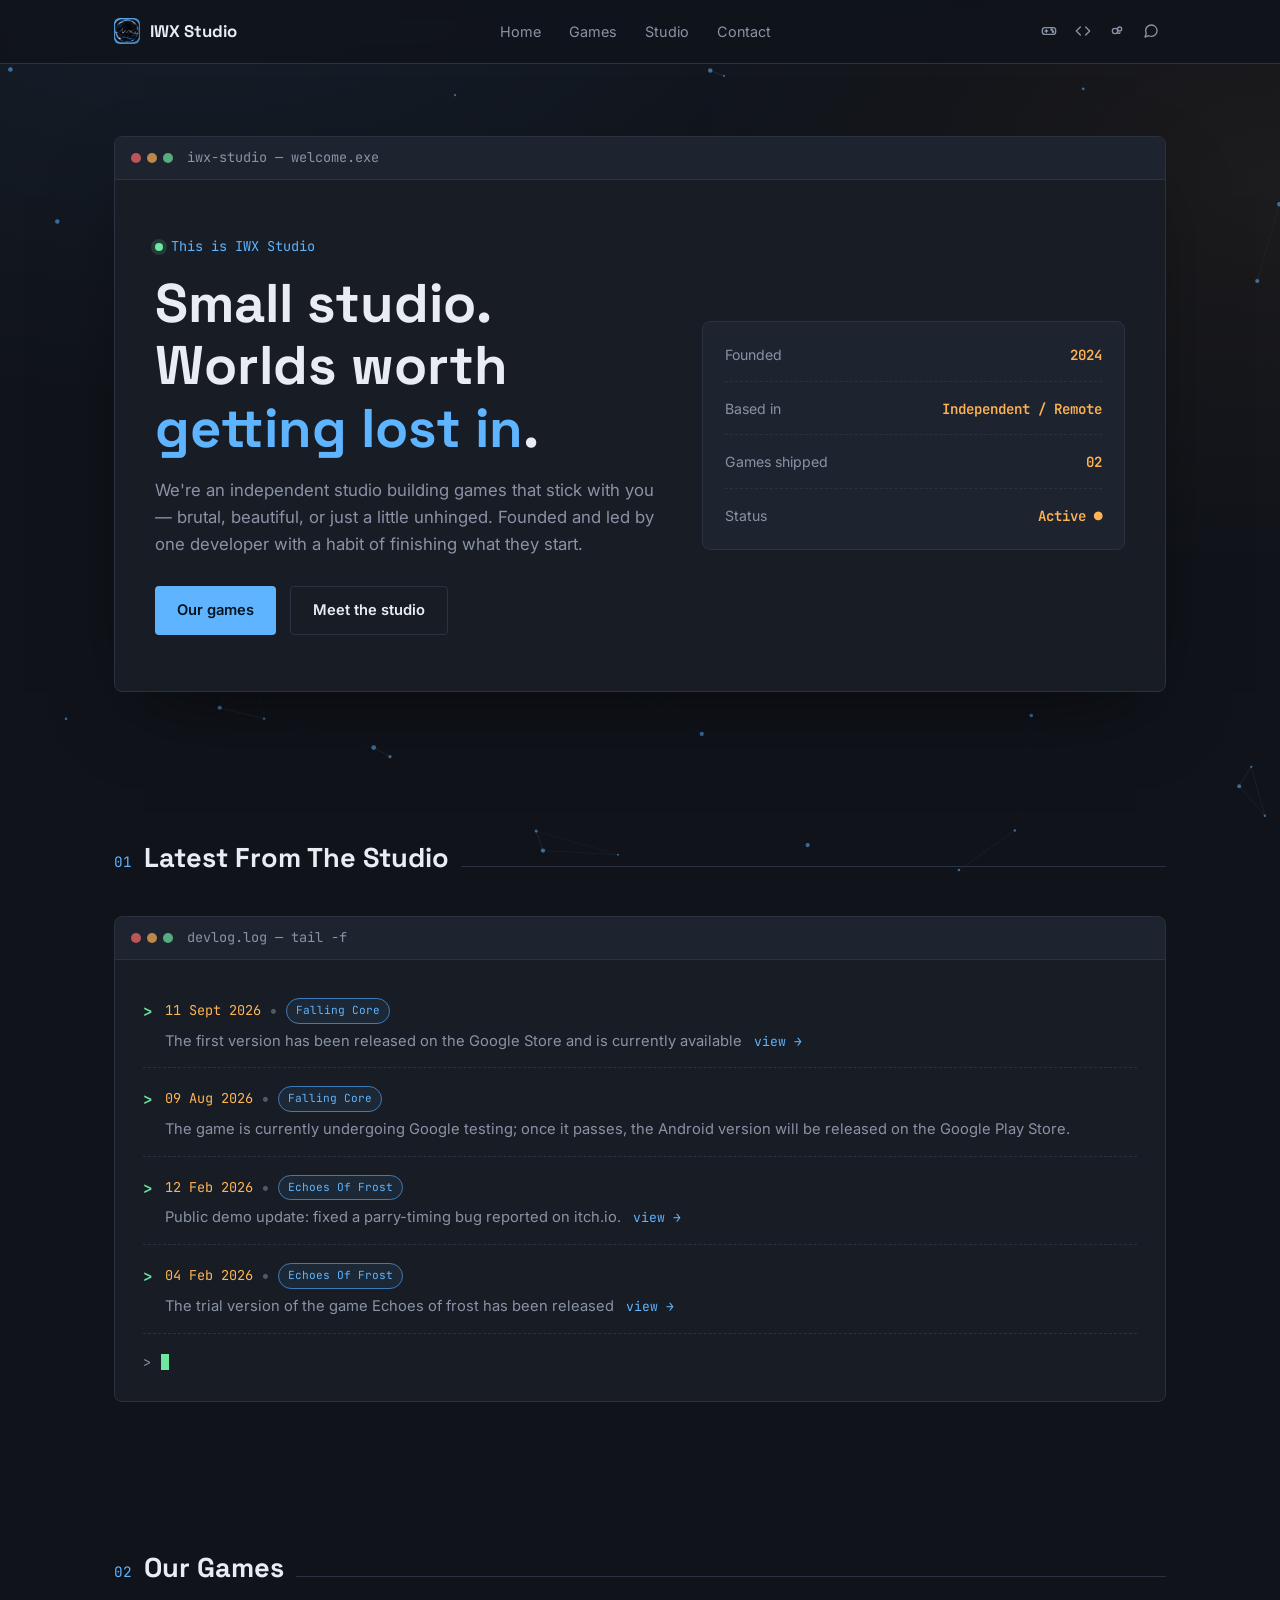
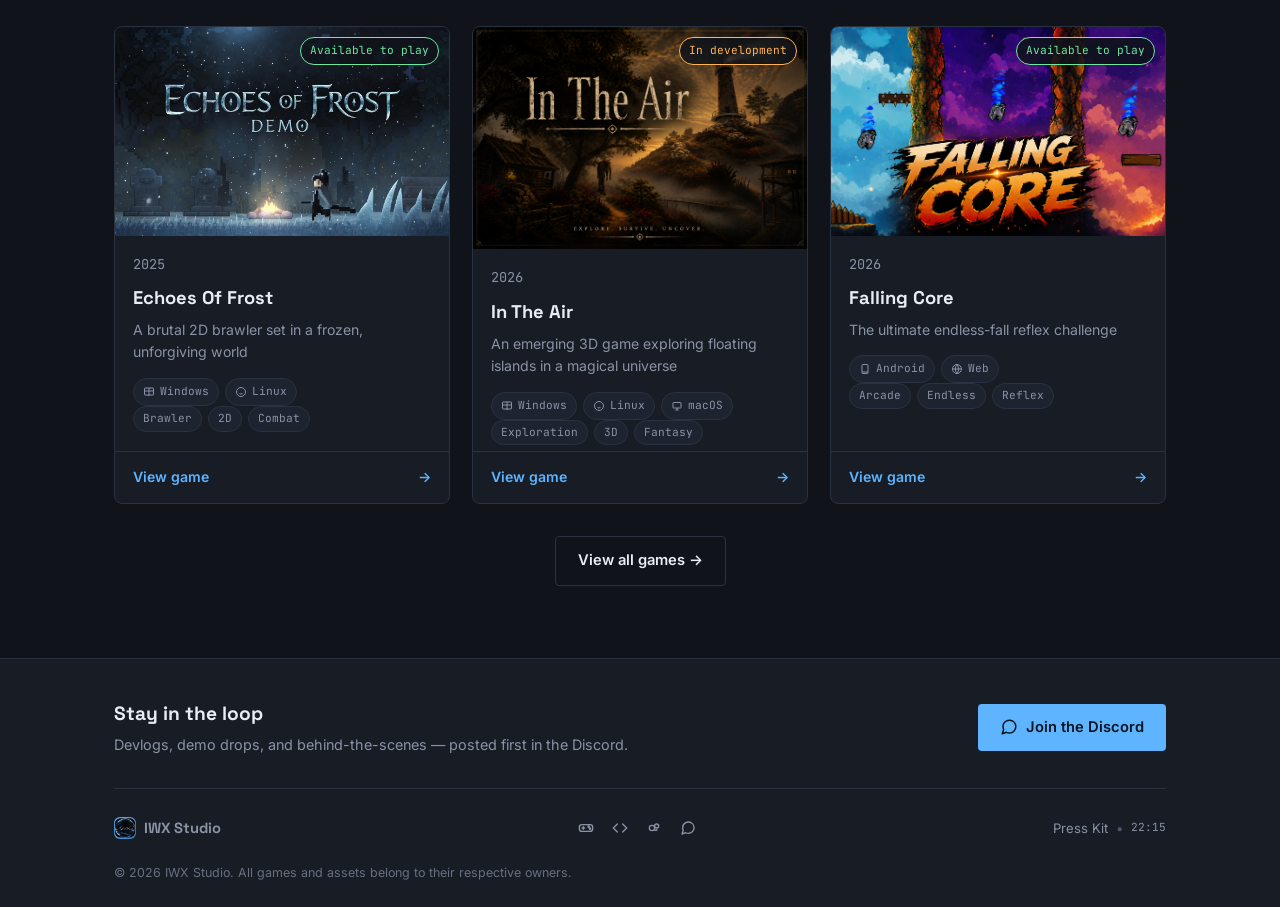
<file: index.html>
<!DOCTYPE html>
<html lang="en" dir="ltr">
<head>
  <meta charset="UTF-8" />
  <meta name="viewport" content="width=device-width, initial-scale=1.0" />
  <title>IWX Studio — Independent Game Developer</title>
  <meta name="description" content="IWX Studio is an independent game development studio crafting brutal, beautiful and unforgettable worlds." />
  
  <meta property="og:type" content="website" />
  <meta property="og:title" content="IWX Studio — Independent Game Developer" />
  <meta property="og:description" content="IWX Studio is an independent game development studio crafting brutal, beautiful and unforgettable worlds." />
  <meta property="og:image" content="assets/iwx_icon.png" />
  <meta name="twitter:card" content="summary_large_image" />
  
  <link rel="icon" type="image/png" href="assets/iwx_icon.png" />
  
  <link rel="preconnect" href="https://fonts.googleapis.com" />
  <link rel="preconnect" href="https://fonts.gstatic.com" crossorigin />
  <link
  href="https://fonts.googleapis.com/css2?family=Space+Grotesk:wght@500;700&family=Inter:wght@400;500;600&family=JetBrains+Mono:wght@400;500;600&display=swap"
  rel="stylesheet"
  />
  
  <meta name="google-site-verification" content="lUH1DRwbsWf7qNFoLvOZnGuvm-r9W8Qw8FRhWGN3fWk" />
  <link rel="stylesheet" href="css/style.css" />
</head>
<body>

  <canvas id="bg-canvas" aria-hidden="true"></canvas>

  <header class="site-header">
    <div class="container">
      <a href="index.html" class="brand" aria-label="IWX Studio — Home">
        <img src="assets/iwx_icon.png" alt="IWX Studio" class="brand__icon" />
        <span>IWX Studio</span>
      </a>

      <nav class="nav-links" id="nav-links">
        <a href="index.html" class="nav-link is-active">Home</a>
        <a href="games.html" class="nav-link">Games</a>
        <a href="studio.html" class="nav-link">Studio</a>
        <a href="contact.html" class="nav-link">Contact</a>
        <div class="nav-links__socials"><a href="https://iwx-10.itch.io/" target="_blank" rel="noopener noreferrer" class="social-icon social-icon--labeled"><svg viewBox="0 0 24 24" fill="none" stroke="currentColor" stroke-width="2" stroke-linecap="round" stroke-linejoin="round" aria-hidden="true"><rect x="2" y="7" width="20" height="10" rx="4"/><line x1="6" y1="12" x2="10" y2="12"/><line x1="8" y1="10" x2="8" y2="14"/><circle cx="16" cy="10" r="1"/><circle cx="18" cy="13" r="1"/></svg><span>itch.io</span></a><a href="https://github.com/IWXdev" target="_blank" rel="noopener noreferrer" class="social-icon social-icon--labeled"><svg viewBox="0 0 24 24" fill="none" stroke="currentColor" stroke-width="2" stroke-linecap="round" stroke-linejoin="round" aria-hidden="true"><polyline points="16 18 22 12 16 6"/><polyline points="8 6 2 12 8 18"/></svg><span>GitHub</span></a><a href="https://www.reddit.com/user/IWX_10/" target="_blank" rel="noopener noreferrer" class="social-icon social-icon--labeled"><svg viewBox="0 0 24 24" fill="none" stroke="currentColor" stroke-width="2" stroke-linecap="round" stroke-linejoin="round" aria-hidden="true"><circle cx="9" cy="12" r="4"/><circle cx="16" cy="9" r="3"/><path d="M12.5 14.5c1 1 3 1 4 0"/></svg><span>Reddit</span></a><a href="https://discord.gg/ThWcgst4D" target="_blank" rel="noopener noreferrer" class="social-icon social-icon--labeled"><svg viewBox="0 0 24 24" fill="none" stroke="currentColor" stroke-width="2" stroke-linecap="round" stroke-linejoin="round" aria-hidden="true"><path d="M21 11.5a8.38 8.38 0 0 1-.9 3.8 8.5 8.5 0 0 1-7.6 4.7 8.38 8.38 0 0 1-3.8-.9L3 21l1.9-5.7a8.38 8.38 0 0 1-.9-3.8 8.5 8.5 0 0 1 4.7-7.6 8.38 8.38 0 0 1 3.8-.9h.5a8.48 8.48 0 0 1 8 8v.5z"/></svg><span>Discord</span></a></div>
      </nav>

      <div class="header-right">
        <div class="social-icons"><a href="https://iwx-10.itch.io/" target="_blank" rel="noopener noreferrer" class="social-icon" aria-label="itch.io" title="itch.io"><svg viewBox="0 0 24 24" fill="none" stroke="currentColor" stroke-width="2" stroke-linecap="round" stroke-linejoin="round" aria-hidden="true"><rect x="2" y="7" width="20" height="10" rx="4"/><line x1="6" y1="12" x2="10" y2="12"/><line x1="8" y1="10" x2="8" y2="14"/><circle cx="16" cy="10" r="1"/><circle cx="18" cy="13" r="1"/></svg></a><a href="https://github.com/IWXdev" target="_blank" rel="noopener noreferrer" class="social-icon" aria-label="GitHub" title="GitHub"><svg viewBox="0 0 24 24" fill="none" stroke="currentColor" stroke-width="2" stroke-linecap="round" stroke-linejoin="round" aria-hidden="true"><polyline points="16 18 22 12 16 6"/><polyline points="8 6 2 12 8 18"/></svg></a><a href="https://www.reddit.com/user/IWX_10/" target="_blank" rel="noopener noreferrer" class="social-icon" aria-label="Reddit" title="Reddit"><svg viewBox="0 0 24 24" fill="none" stroke="currentColor" stroke-width="2" stroke-linecap="round" stroke-linejoin="round" aria-hidden="true"><circle cx="9" cy="12" r="4"/><circle cx="16" cy="9" r="3"/><path d="M12.5 14.5c1 1 3 1 4 0"/></svg></a><a href="https://discord.gg/ThWcgst4D" target="_blank" rel="noopener noreferrer" class="social-icon" aria-label="Discord" title="Discord"><svg viewBox="0 0 24 24" fill="none" stroke="currentColor" stroke-width="2" stroke-linecap="round" stroke-linejoin="round" aria-hidden="true"><path d="M21 11.5a8.38 8.38 0 0 1-.9 3.8 8.5 8.5 0 0 1-7.6 4.7 8.38 8.38 0 0 1-3.8-.9L3 21l1.9-5.7a8.38 8.38 0 0 1-.9-3.8 8.5 8.5 0 0 1 4.7-7.6 8.38 8.38 0 0 1 3.8-.9h.5a8.48 8.48 0 0 1 8 8v.5z"/></svg></a></div>
        <button class="nav-toggle" id="nav-toggle" aria-label="Toggle menu" aria-expanded="false">
          <svg viewBox="0 0 24 24" fill="none" stroke="currentColor" stroke-width="2" stroke-linecap="round" stroke-linejoin="round" aria-hidden="true"><line x1="3" y1="6" x2="21" y2="6"/><line x1="3" y1="12" x2="21" y2="12"/><line x1="3" y1="18" x2="21" y2="18"/></svg>
        </button>
      </div>
    </div>
  </header>

  <main>

    <section class="hero">
      <div class="container">
        <div class="editor-window">
          <div class="editor-titlebar">
            <div class="dots"><span></span><span></span><span></span></div>
            <span class="mono editor-titlebar__label">iwx-studio — welcome.exe</span>
          </div>
          <div class="hero-body">
            <div>
              <div class="hero-eyebrow">This is IWX Studio</div>
              <h1>Small studio.<br />Worlds worth <span class="accent">getting lost in</span>.</h1>
              <p class="lead">
                We're an independent studio building games that stick with you —
                brutal, beautiful, or just a little unhinged. Founded and led by one
                developer with a habit of finishing what they start.
              </p>
              <div class="hero-actions">
                <a href="games.html" class="btn btn--primary">Our games</a>
                <a href="studio.html" class="btn btn--ghost">Meet the studio</a>
              </div>
            </div>
            <div class="stat-panel">
              <div class="stat-row">
                <span class="stat-row__label">Founded</span>
                <span class="stat-row__value">2024</span>
              </div>
              <div class="stat-row">
                <span class="stat-row__label">Based in</span>
                <span class="stat-row__value">Independent / Remote</span>
              </div>
              <div class="stat-row">
                <span class="stat-row__label">Games shipped</span>
                <span class="stat-row__value">02</span>
              </div>
              <div class="stat-row">
                <span class="stat-row__label">Status</span>
                <span class="stat-row__value">Active ●</span>
              </div>
            </div>
          </div>
        </div>
      </div>
    </section>

    <section id="updates">
      <div class="container">
        <div class="section-head">
          <span class="section-head__index mono">01</span>
          <h2>Latest From The Studio</h2>
          <span class="section-head__line"></span>
        </div>

        <div class="terminal-window">
          <div class="editor-titlebar">
            <div class="dots"><span></span><span></span><span></span></div>
            <span class="mono editor-titlebar__label">devlog.log — tail -f</span>
          </div>
          <div class="terminal-body" id="devlog-feed"></div>
        </div>
      </div>
    </section>

    <section id="games">
      <div class="container">
        <div class="section-head">
          <span class="section-head__index mono">02</span>
          <h2>Our Games</h2>
          <span class="section-head__line"></span>
        </div>

        <div class="projects-grid" id="games-grid"></div>

        <div class="section-cta">
          <a href="games.html" class="btn btn--ghost">View all games →</a>
        </div>
      </div>
    </section>

  </main>

  <footer class="site-footer">
    <div class="container">
      <div class="footer-cta">
        <div>
          <h3>Stay in the loop</h3>
          <p>Devlogs, demo drops, and behind-the-scenes — posted first in the Discord.</p>
        </div>
        <a href="https://discord.gg/ThWcgst4D" target="_blank" rel="noopener noreferrer" class="btn btn--primary">
          <svg viewBox="0 0 24 24" fill="none" stroke="currentColor" stroke-width="2" stroke-linecap="round" stroke-linejoin="round" aria-hidden="true"><path d="M21 11.5a8.38 8.38 0 0 1-.9 3.8 8.5 8.5 0 0 1-7.6 4.7 8.38 8.38 0 0 1-3.8-.9L3 21l1.9-5.7a8.38 8.38 0 0 1-.9-3.8 8.5 8.5 0 0 1 4.7-7.6 8.38 8.38 0 0 1 3.8-.9h.5a8.48 8.48 0 0 1 8 8v.5z"/></svg>
          Join the Discord
        </a>
      </div>

      <div class="footer-bottom">
        <div class="footer-bottom__brand">
          <img src="assets/iwx_icon.png" alt="IWX Studio" class="brand__icon brand__icon--sm" />
          <span>IWX Studio</span>
        </div>
        <div class="social-icons"><a href="https://iwx-10.itch.io/" target="_blank" rel="noopener noreferrer" class="social-icon" aria-label="itch.io" title="itch.io"><svg viewBox="0 0 24 24" fill="none" stroke="currentColor" stroke-width="2" stroke-linecap="round" stroke-linejoin="round" aria-hidden="true"><rect x="2" y="7" width="20" height="10" rx="4"/><line x1="6" y1="12" x2="10" y2="12"/><line x1="8" y1="10" x2="8" y2="14"/><circle cx="16" cy="10" r="1"/><circle cx="18" cy="13" r="1"/></svg></a><a href="https://github.com/IWXdev" target="_blank" rel="noopener noreferrer" class="social-icon" aria-label="GitHub" title="GitHub"><svg viewBox="0 0 24 24" fill="none" stroke="currentColor" stroke-width="2" stroke-linecap="round" stroke-linejoin="round" aria-hidden="true"><polyline points="16 18 22 12 16 6"/><polyline points="8 6 2 12 8 18"/></svg></a><a href="https://www.reddit.com/user/IWX_10/" target="_blank" rel="noopener noreferrer" class="social-icon" aria-label="Reddit" title="Reddit"><svg viewBox="0 0 24 24" fill="none" stroke="currentColor" stroke-width="2" stroke-linecap="round" stroke-linejoin="round" aria-hidden="true"><circle cx="9" cy="12" r="4"/><circle cx="16" cy="9" r="3"/><path d="M12.5 14.5c1 1 3 1 4 0"/></svg></a><a href="https://discord.gg/ThWcgst4D" target="_blank" rel="noopener noreferrer" class="social-icon" aria-label="Discord" title="Discord"><svg viewBox="0 0 24 24" fill="none" stroke="currentColor" stroke-width="2" stroke-linecap="round" stroke-linejoin="round" aria-hidden="true"><path d="M21 11.5a8.38 8.38 0 0 1-.9 3.8 8.5 8.5 0 0 1-7.6 4.7 8.38 8.38 0 0 1-3.8-.9L3 21l1.9-5.7a8.38 8.38 0 0 1-.9-3.8 8.5 8.5 0 0 1 4.7-7.6 8.38 8.38 0 0 1 3.8-.9h.5a8.48 8.48 0 0 1 8 8v.5z"/></svg></a></div>
        <div class="footer-links">
          <a href="press-kit.html">Press Kit</a>
          <span class="dot">•</span>
          <span class="mono" id="status-clock"></span>
        </div>
      </div>
      <p class="footer-copyright">© 2026 IWX Studio. All games and assets belong to their respective owners.</p>
    </div>
  </footer>

  <script src="js/background.js"></script>
  <script src="js/site.js"></script>
  <script src="js/projects.js"></script>
  <script src="js/platform-icons.js"></script>
  <script src="js/devlogs.js"></script>
  <script src="js/main.js"></script>
</body>
</html>
</file>
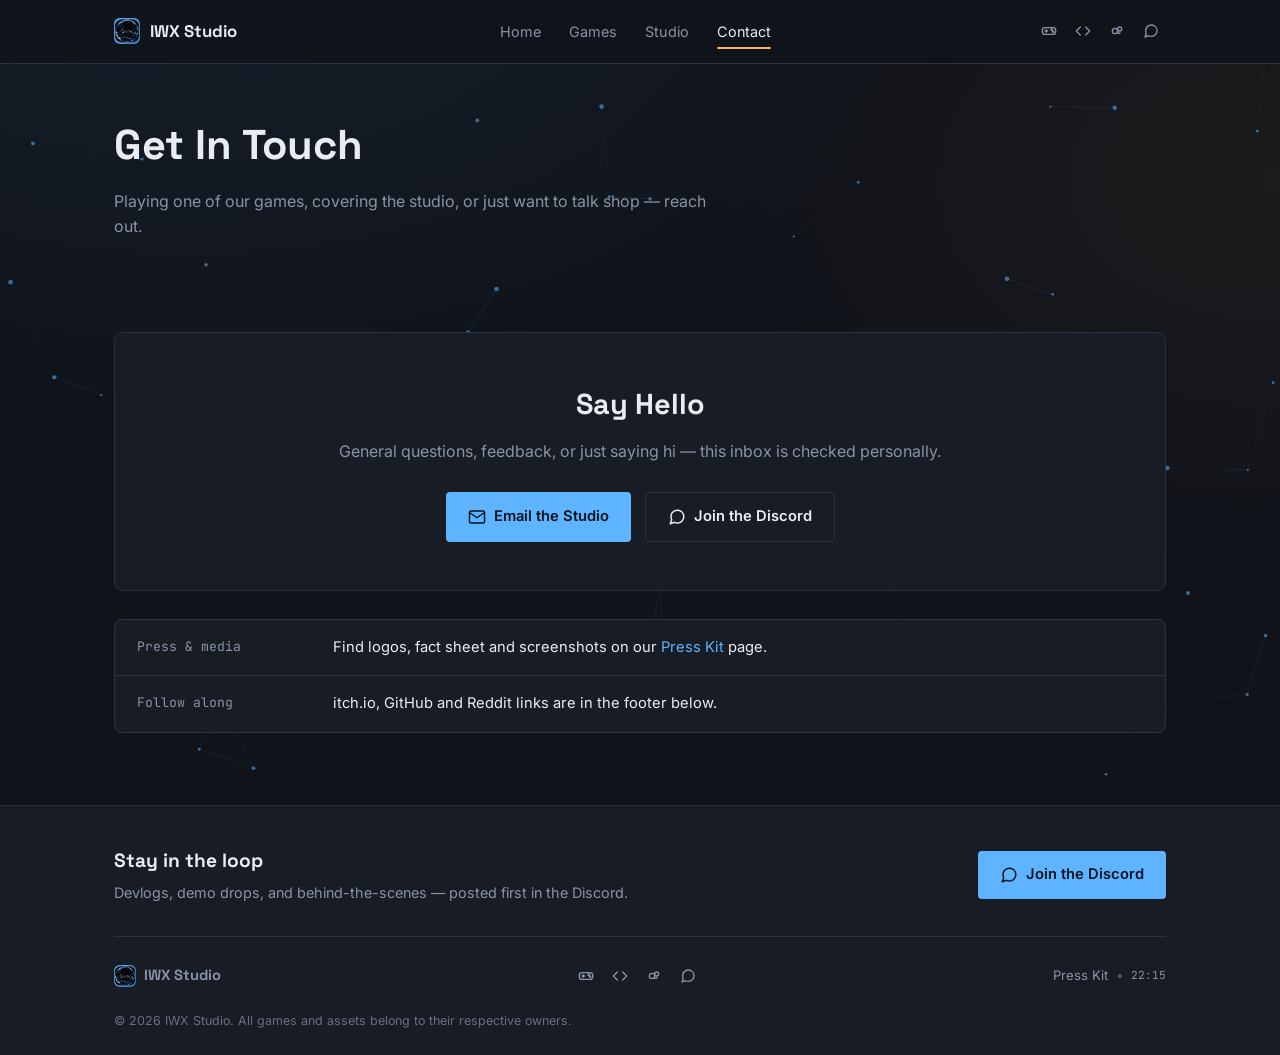
<file: contact.html>
<!DOCTYPE html>
<html lang="en" dir="ltr">
<head>
  <meta charset="UTF-8" />
  <meta name="viewport" content="width=device-width, initial-scale=1.0" />
  <title>Contact — IWX Studio</title>
  <meta name="description" content="Get in touch with IWX Studio — general inquiries, press contact, and community links." />

  <meta property="og:type" content="website" />
  <meta property="og:title" content="Contact — IWX Studio" />
  <meta property="og:description" content="Get in touch with IWX Studio — general inquiries, press contact, and community links." />
  <meta property="og:image" content="assets/iwx_icon.png" />
  <meta name="twitter:card" content="summary_large_image" />

  <link rel="icon" type="image/png" href="assets/iwx_icon.png" />

  <link rel="preconnect" href="https://fonts.googleapis.com" />
  <link rel="preconnect" href="https://fonts.gstatic.com" crossorigin />
  <link
    href="https://fonts.googleapis.com/css2?family=Space+Grotesk:wght@500;700&family=Inter:wght@400;500;600&family=JetBrains+Mono:wght@400;500;600&display=swap"
    rel="stylesheet"
  />

  <link rel="stylesheet" href="css/style.css" />
</head>
<body>

  <canvas id="bg-canvas" aria-hidden="true"></canvas>

  <header class="site-header">
    <div class="container">
      <a href="index.html" class="brand" aria-label="IWX Studio — Home">
        <img src="assets/iwx_icon.png" alt="IWX Studio" class="brand__icon" />
        <span>IWX Studio</span>
      </a>

      <nav class="nav-links" id="nav-links">
        <a href="index.html" class="nav-link">Home</a>
        <a href="games.html" class="nav-link">Games</a>
        <a href="studio.html" class="nav-link">Studio</a>
        <a href="contact.html" class="nav-link is-active">Contact</a>
        <div class="nav-links__socials"><a href="https://iwx-10.itch.io/" target="_blank" rel="noopener noreferrer" class="social-icon social-icon--labeled"><svg viewBox="0 0 24 24" fill="none" stroke="currentColor" stroke-width="2" stroke-linecap="round" stroke-linejoin="round" aria-hidden="true"><rect x="2" y="7" width="20" height="10" rx="4"/><line x1="6" y1="12" x2="10" y2="12"/><line x1="8" y1="10" x2="8" y2="14"/><circle cx="16" cy="10" r="1"/><circle cx="18" cy="13" r="1"/></svg><span>itch.io</span></a><a href="https://github.com/IWXdev" target="_blank" rel="noopener noreferrer" class="social-icon social-icon--labeled"><svg viewBox="0 0 24 24" fill="none" stroke="currentColor" stroke-width="2" stroke-linecap="round" stroke-linejoin="round" aria-hidden="true"><polyline points="16 18 22 12 16 6"/><polyline points="8 6 2 12 8 18"/></svg><span>GitHub</span></a><a href="https://www.reddit.com/user/IWX_10/" target="_blank" rel="noopener noreferrer" class="social-icon social-icon--labeled"><svg viewBox="0 0 24 24" fill="none" stroke="currentColor" stroke-width="2" stroke-linecap="round" stroke-linejoin="round" aria-hidden="true"><circle cx="9" cy="12" r="4"/><circle cx="16" cy="9" r="3"/><path d="M12.5 14.5c1 1 3 1 4 0"/></svg><span>Reddit</span></a><a href="https://discord.gg/ThWcgst4D" target="_blank" rel="noopener noreferrer" class="social-icon social-icon--labeled"><svg viewBox="0 0 24 24" fill="none" stroke="currentColor" stroke-width="2" stroke-linecap="round" stroke-linejoin="round" aria-hidden="true"><path d="M21 11.5a8.38 8.38 0 0 1-.9 3.8 8.5 8.5 0 0 1-7.6 4.7 8.38 8.38 0 0 1-3.8-.9L3 21l1.9-5.7a8.38 8.38 0 0 1-.9-3.8 8.5 8.5 0 0 1 4.7-7.6 8.38 8.38 0 0 1 3.8-.9h.5a8.48 8.48 0 0 1 8 8v.5z"/></svg><span>Discord</span></a></div>
      </nav>

      <div class="header-right">
        <div class="social-icons"><a href="https://iwx-10.itch.io/" target="_blank" rel="noopener noreferrer" class="social-icon" aria-label="itch.io" title="itch.io"><svg viewBox="0 0 24 24" fill="none" stroke="currentColor" stroke-width="2" stroke-linecap="round" stroke-linejoin="round" aria-hidden="true"><rect x="2" y="7" width="20" height="10" rx="4"/><line x1="6" y1="12" x2="10" y2="12"/><line x1="8" y1="10" x2="8" y2="14"/><circle cx="16" cy="10" r="1"/><circle cx="18" cy="13" r="1"/></svg></a><a href="https://github.com/IWXdev" target="_blank" rel="noopener noreferrer" class="social-icon" aria-label="GitHub" title="GitHub"><svg viewBox="0 0 24 24" fill="none" stroke="currentColor" stroke-width="2" stroke-linecap="round" stroke-linejoin="round" aria-hidden="true"><polyline points="16 18 22 12 16 6"/><polyline points="8 6 2 12 8 18"/></svg></a><a href="https://www.reddit.com/user/IWX_10/" target="_blank" rel="noopener noreferrer" class="social-icon" aria-label="Reddit" title="Reddit"><svg viewBox="0 0 24 24" fill="none" stroke="currentColor" stroke-width="2" stroke-linecap="round" stroke-linejoin="round" aria-hidden="true"><circle cx="9" cy="12" r="4"/><circle cx="16" cy="9" r="3"/><path d="M12.5 14.5c1 1 3 1 4 0"/></svg></a><a href="https://discord.gg/ThWcgst4D" target="_blank" rel="noopener noreferrer" class="social-icon" aria-label="Discord" title="Discord"><svg viewBox="0 0 24 24" fill="none" stroke="currentColor" stroke-width="2" stroke-linecap="round" stroke-linejoin="round" aria-hidden="true"><path d="M21 11.5a8.38 8.38 0 0 1-.9 3.8 8.5 8.5 0 0 1-7.6 4.7 8.38 8.38 0 0 1-3.8-.9L3 21l1.9-5.7a8.38 8.38 0 0 1-.9-3.8 8.5 8.5 0 0 1 4.7-7.6 8.38 8.38 0 0 1 3.8-.9h.5a8.48 8.48 0 0 1 8 8v.5z"/></svg></a></div>
        <button class="nav-toggle" id="nav-toggle" aria-label="Toggle menu" aria-expanded="false">
          <svg viewBox="0 0 24 24" fill="none" stroke="currentColor" stroke-width="2" stroke-linecap="round" stroke-linejoin="round" aria-hidden="true"><line x1="3" y1="6" x2="21" y2="6"/><line x1="3" y1="12" x2="21" y2="12"/><line x1="3" y1="18" x2="21" y2="18"/></svg>
        </button>
      </div>
    </div>
  </header>

  <main>

    <section class="page-hero">
      <div class="container">
        <h1>Get In Touch</h1>
        <p class="lead">Playing one of our games, covering the studio, or just want to talk shop — reach out.</p>
      </div>
    </section>

    <section>
      <div class="container">
        <div class="contact-panel">
          <h2>Say Hello</h2>
          <p>General questions, feedback, or just saying hi — this inbox is checked personally.</p>
          <div class="contact-links">
            <a href="mailto:iwxsupport@gmail.com" class="btn btn--primary">
              <svg viewBox="0 0 24 24" fill="none" stroke="currentColor" stroke-width="2" stroke-linecap="round" stroke-linejoin="round" aria-hidden="true"><rect x="2" y="4" width="20" height="16" rx="2"/><path d="M22 6l-10 7L2 6"/></svg>
              Email the Studio
            </a>
            <a href="https://discord.gg/ThWcgst4D" target="_blank" rel="noopener noreferrer" class="btn btn--ghost">
              <svg viewBox="0 0 24 24" fill="none" stroke="currentColor" stroke-width="2" stroke-linecap="round" stroke-linejoin="round" aria-hidden="true"><path d="M21 11.5a8.38 8.38 0 0 1-.9 3.8 8.5 8.5 0 0 1-7.6 4.7 8.38 8.38 0 0 1-3.8-.9L3 21l1.9-5.7a8.38 8.38 0 0 1-.9-3.8 8.5 8.5 0 0 1 4.7-7.6 8.38 8.38 0 0 1 3.8-.9h.5a8.48 8.48 0 0 1 8 8v.5z"/></svg>
              Join the Discord
            </a>
          </div>
        </div>

        <div class="fact-sheet" style="margin-top:28px">
          <div class="fact-row">
            <span class="fact-row__label">Press &amp; media</span>
            <span class="fact-row__value">Find logos, fact sheet and screenshots on our <a href="press-kit.html" style="color:var(--blue)">Press Kit</a> page.</span>
          </div>
          <div class="fact-row">
            <span class="fact-row__label">Follow along</span>
            <span class="fact-row__value">itch.io, GitHub and Reddit links are in the footer below.</span>
          </div>
        </div>
      </div>
    </section>

  </main>

  <footer class="site-footer">
    <div class="container">
      <div class="footer-cta">
        <div>
          <h3>Stay in the loop</h3>
          <p>Devlogs, demo drops, and behind-the-scenes — posted first in the Discord.</p>
        </div>
        <a href="https://discord.gg/ThWcgst4D" target="_blank" rel="noopener noreferrer" class="btn btn--primary">
          <svg viewBox="0 0 24 24" fill="none" stroke="currentColor" stroke-width="2" stroke-linecap="round" stroke-linejoin="round" aria-hidden="true"><path d="M21 11.5a8.38 8.38 0 0 1-.9 3.8 8.5 8.5 0 0 1-7.6 4.7 8.38 8.38 0 0 1-3.8-.9L3 21l1.9-5.7a8.38 8.38 0 0 1-.9-3.8 8.5 8.5 0 0 1 4.7-7.6 8.38 8.38 0 0 1 3.8-.9h.5a8.48 8.48 0 0 1 8 8v.5z"/></svg>
          Join the Discord
        </a>
      </div>

      <div class="footer-bottom">
        <div class="footer-bottom__brand">
          <img src="assets/iwx_icon.png" alt="IWX Studio" class="brand__icon brand__icon--sm" />
          <span>IWX Studio</span>
        </div>
        <div class="social-icons"><a href="https://iwx-10.itch.io/" target="_blank" rel="noopener noreferrer" class="social-icon" aria-label="itch.io" title="itch.io"><svg viewBox="0 0 24 24" fill="none" stroke="currentColor" stroke-width="2" stroke-linecap="round" stroke-linejoin="round" aria-hidden="true"><rect x="2" y="7" width="20" height="10" rx="4"/><line x1="6" y1="12" x2="10" y2="12"/><line x1="8" y1="10" x2="8" y2="14"/><circle cx="16" cy="10" r="1"/><circle cx="18" cy="13" r="1"/></svg></a><a href="https://github.com/IWXdev" target="_blank" rel="noopener noreferrer" class="social-icon" aria-label="GitHub" title="GitHub"><svg viewBox="0 0 24 24" fill="none" stroke="currentColor" stroke-width="2" stroke-linecap="round" stroke-linejoin="round" aria-hidden="true"><polyline points="16 18 22 12 16 6"/><polyline points="8 6 2 12 8 18"/></svg></a><a href="https://www.reddit.com/user/IWX_10/" target="_blank" rel="noopener noreferrer" class="social-icon" aria-label="Reddit" title="Reddit"><svg viewBox="0 0 24 24" fill="none" stroke="currentColor" stroke-width="2" stroke-linecap="round" stroke-linejoin="round" aria-hidden="true"><circle cx="9" cy="12" r="4"/><circle cx="16" cy="9" r="3"/><path d="M12.5 14.5c1 1 3 1 4 0"/></svg></a><a href="https://discord.gg/ThWcgst4D" target="_blank" rel="noopener noreferrer" class="social-icon" aria-label="Discord" title="Discord"><svg viewBox="0 0 24 24" fill="none" stroke="currentColor" stroke-width="2" stroke-linecap="round" stroke-linejoin="round" aria-hidden="true"><path d="M21 11.5a8.38 8.38 0 0 1-.9 3.8 8.5 8.5 0 0 1-7.6 4.7 8.38 8.38 0 0 1-3.8-.9L3 21l1.9-5.7a8.38 8.38 0 0 1-.9-3.8 8.5 8.5 0 0 1 4.7-7.6 8.38 8.38 0 0 1 3.8-.9h.5a8.48 8.48 0 0 1 8 8v.5z"/></svg></a></div>
        <div class="footer-links">
          <a href="press-kit.html">Press Kit</a>
          <span class="dot">•</span>
          <span class="mono" id="status-clock"></span>
        </div>
      </div>
      <p class="footer-copyright">© 2026 IWX Studio. All games and assets belong to their respective owners.</p>
    </div>
  </footer>

  <script src="js/background.js"></script>
  <script src="js/site.js"></script>
</body>
</html>
</file>
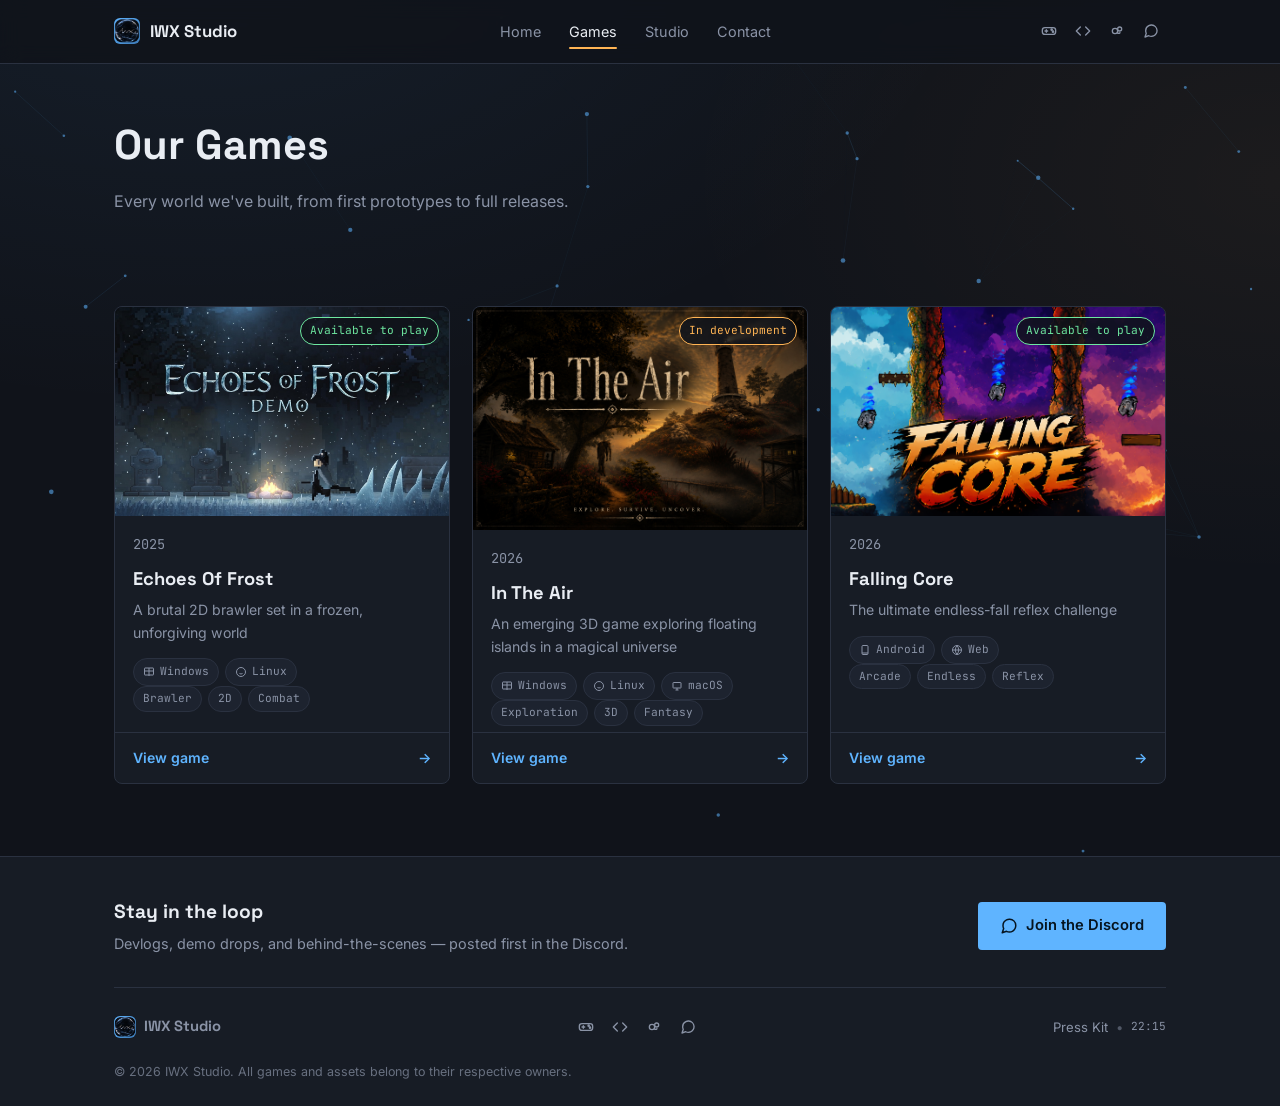
<file: games.html>
<!DOCTYPE html>
<html lang="en" dir="ltr">
<head>
  <meta charset="UTF-8" />
  <meta name="viewport" content="width=device-width, initial-scale=1.0" />
  <title>Games — IWX Studio</title>
  <meta name="description" content="Browse every game from IWX Studio — released titles, works in progress, and early prototypes." />

  <meta property="og:type" content="website" />
  <meta property="og:title" content="Games — IWX Studio" />
  <meta property="og:description" content="Browse every game from IWX Studio — released titles, works in progress, and early prototypes." />
  <meta property="og:image" content="assets/iwx_icon.png" />
  <meta name="twitter:card" content="summary_large_image" />

  <link rel="icon" type="image/png" href="assets/iwx_icon.png" />

  <link rel="preconnect" href="https://fonts.googleapis.com" />
  <link rel="preconnect" href="https://fonts.gstatic.com" crossorigin />
  <link
    href="https://fonts.googleapis.com/css2?family=Space+Grotesk:wght@500;700&family=Inter:wght@400;500;600&family=JetBrains+Mono:wght@400;500;600&display=swap"
    rel="stylesheet"
  />

  <link rel="stylesheet" href="css/style.css" />
</head>
<body>

  <canvas id="bg-canvas" aria-hidden="true"></canvas>

  <header class="site-header">
    <div class="container">
      <a href="index.html" class="brand" aria-label="IWX Studio — Home">
        <img src="assets/iwx_icon.png" alt="IWX Studio" class="brand__icon" />
        <span>IWX Studio</span>
      </a>

      <nav class="nav-links" id="nav-links">
        <a href="index.html" class="nav-link">Home</a>
        <a href="games.html" class="nav-link is-active">Games</a>
        <a href="studio.html" class="nav-link">Studio</a>
        <a href="contact.html" class="nav-link">Contact</a>
        <div class="nav-links__socials"><a href="https://iwx-10.itch.io/" target="_blank" rel="noopener noreferrer" class="social-icon social-icon--labeled"><svg viewBox="0 0 24 24" fill="none" stroke="currentColor" stroke-width="2" stroke-linecap="round" stroke-linejoin="round" aria-hidden="true"><rect x="2" y="7" width="20" height="10" rx="4"/><line x1="6" y1="12" x2="10" y2="12"/><line x1="8" y1="10" x2="8" y2="14"/><circle cx="16" cy="10" r="1"/><circle cx="18" cy="13" r="1"/></svg><span>itch.io</span></a><a href="https://github.com/IWXdev" target="_blank" rel="noopener noreferrer" class="social-icon social-icon--labeled"><svg viewBox="0 0 24 24" fill="none" stroke="currentColor" stroke-width="2" stroke-linecap="round" stroke-linejoin="round" aria-hidden="true"><polyline points="16 18 22 12 16 6"/><polyline points="8 6 2 12 8 18"/></svg><span>GitHub</span></a><a href="https://www.reddit.com/user/IWX_10/" target="_blank" rel="noopener noreferrer" class="social-icon social-icon--labeled"><svg viewBox="0 0 24 24" fill="none" stroke="currentColor" stroke-width="2" stroke-linecap="round" stroke-linejoin="round" aria-hidden="true"><circle cx="9" cy="12" r="4"/><circle cx="16" cy="9" r="3"/><path d="M12.5 14.5c1 1 3 1 4 0"/></svg><span>Reddit</span></a><a href="https://discord.gg/ThWcgst4D" target="_blank" rel="noopener noreferrer" class="social-icon social-icon--labeled"><svg viewBox="0 0 24 24" fill="none" stroke="currentColor" stroke-width="2" stroke-linecap="round" stroke-linejoin="round" aria-hidden="true"><path d="M21 11.5a8.38 8.38 0 0 1-.9 3.8 8.5 8.5 0 0 1-7.6 4.7 8.38 8.38 0 0 1-3.8-.9L3 21l1.9-5.7a8.38 8.38 0 0 1-.9-3.8 8.5 8.5 0 0 1 4.7-7.6 8.38 8.38 0 0 1 3.8-.9h.5a8.48 8.48 0 0 1 8 8v.5z"/></svg><span>Discord</span></a></div>
      </nav>

      <div class="header-right">
        <div class="social-icons"><a href="https://iwx-10.itch.io/" target="_blank" rel="noopener noreferrer" class="social-icon" aria-label="itch.io" title="itch.io"><svg viewBox="0 0 24 24" fill="none" stroke="currentColor" stroke-width="2" stroke-linecap="round" stroke-linejoin="round" aria-hidden="true"><rect x="2" y="7" width="20" height="10" rx="4"/><line x1="6" y1="12" x2="10" y2="12"/><line x1="8" y1="10" x2="8" y2="14"/><circle cx="16" cy="10" r="1"/><circle cx="18" cy="13" r="1"/></svg></a><a href="https://github.com/IWXdev" target="_blank" rel="noopener noreferrer" class="social-icon" aria-label="GitHub" title="GitHub"><svg viewBox="0 0 24 24" fill="none" stroke="currentColor" stroke-width="2" stroke-linecap="round" stroke-linejoin="round" aria-hidden="true"><polyline points="16 18 22 12 16 6"/><polyline points="8 6 2 12 8 18"/></svg></a><a href="https://www.reddit.com/user/IWX_10/" target="_blank" rel="noopener noreferrer" class="social-icon" aria-label="Reddit" title="Reddit"><svg viewBox="0 0 24 24" fill="none" stroke="currentColor" stroke-width="2" stroke-linecap="round" stroke-linejoin="round" aria-hidden="true"><circle cx="9" cy="12" r="4"/><circle cx="16" cy="9" r="3"/><path d="M12.5 14.5c1 1 3 1 4 0"/></svg></a><a href="https://discord.gg/ThWcgst4D" target="_blank" rel="noopener noreferrer" class="social-icon" aria-label="Discord" title="Discord"><svg viewBox="0 0 24 24" fill="none" stroke="currentColor" stroke-width="2" stroke-linecap="round" stroke-linejoin="round" aria-hidden="true"><path d="M21 11.5a8.38 8.38 0 0 1-.9 3.8 8.5 8.5 0 0 1-7.6 4.7 8.38 8.38 0 0 1-3.8-.9L3 21l1.9-5.7a8.38 8.38 0 0 1-.9-3.8 8.5 8.5 0 0 1 4.7-7.6 8.38 8.38 0 0 1 3.8-.9h.5a8.48 8.48 0 0 1 8 8v.5z"/></svg></a></div>
        <button class="nav-toggle" id="nav-toggle" aria-label="Toggle menu" aria-expanded="false">
          <svg viewBox="0 0 24 24" fill="none" stroke="currentColor" stroke-width="2" stroke-linecap="round" stroke-linejoin="round" aria-hidden="true"><line x1="3" y1="6" x2="21" y2="6"/><line x1="3" y1="12" x2="21" y2="12"/><line x1="3" y1="18" x2="21" y2="18"/></svg>
        </button>
      </div>
    </div>
  </header>

  <main>

    <section class="page-hero">
      <div class="container">
        <h1>Our Games</h1>
        <p class="lead">Every world we've built, from first prototypes to full releases.</p>
      </div>
    </section>

    <section>
      <div class="container">
        <div class="projects-grid" id="games-grid"></div>
      </div>
    </section>

  </main>

  <footer class="site-footer">
    <div class="container">
      <div class="footer-cta">
        <div>
          <h3>Stay in the loop</h3>
          <p>Devlogs, demo drops, and behind-the-scenes — posted first in the Discord.</p>
        </div>
        <a href="https://discord.gg/ThWcgst4D" target="_blank" rel="noopener noreferrer" class="btn btn--primary">
          <svg viewBox="0 0 24 24" fill="none" stroke="currentColor" stroke-width="2" stroke-linecap="round" stroke-linejoin="round" aria-hidden="true"><path d="M21 11.5a8.38 8.38 0 0 1-.9 3.8 8.5 8.5 0 0 1-7.6 4.7 8.38 8.38 0 0 1-3.8-.9L3 21l1.9-5.7a8.38 8.38 0 0 1-.9-3.8 8.5 8.5 0 0 1 4.7-7.6 8.38 8.38 0 0 1 3.8-.9h.5a8.48 8.48 0 0 1 8 8v.5z"/></svg>
          Join the Discord
        </a>
      </div>

      <div class="footer-bottom">
        <div class="footer-bottom__brand">
          <img src="assets/iwx_icon.png" alt="IWX Studio" class="brand__icon brand__icon--sm" />
          <span>IWX Studio</span>
        </div>
        <div class="social-icons"><a href="https://iwx-10.itch.io/" target="_blank" rel="noopener noreferrer" class="social-icon" aria-label="itch.io" title="itch.io"><svg viewBox="0 0 24 24" fill="none" stroke="currentColor" stroke-width="2" stroke-linecap="round" stroke-linejoin="round" aria-hidden="true"><rect x="2" y="7" width="20" height="10" rx="4"/><line x1="6" y1="12" x2="10" y2="12"/><line x1="8" y1="10" x2="8" y2="14"/><circle cx="16" cy="10" r="1"/><circle cx="18" cy="13" r="1"/></svg></a><a href="https://github.com/IWXdev" target="_blank" rel="noopener noreferrer" class="social-icon" aria-label="GitHub" title="GitHub"><svg viewBox="0 0 24 24" fill="none" stroke="currentColor" stroke-width="2" stroke-linecap="round" stroke-linejoin="round" aria-hidden="true"><polyline points="16 18 22 12 16 6"/><polyline points="8 6 2 12 8 18"/></svg></a><a href="https://www.reddit.com/user/IWX_10/" target="_blank" rel="noopener noreferrer" class="social-icon" aria-label="Reddit" title="Reddit"><svg viewBox="0 0 24 24" fill="none" stroke="currentColor" stroke-width="2" stroke-linecap="round" stroke-linejoin="round" aria-hidden="true"><circle cx="9" cy="12" r="4"/><circle cx="16" cy="9" r="3"/><path d="M12.5 14.5c1 1 3 1 4 0"/></svg></a><a href="https://discord.gg/ThWcgst4D" target="_blank" rel="noopener noreferrer" class="social-icon" aria-label="Discord" title="Discord"><svg viewBox="0 0 24 24" fill="none" stroke="currentColor" stroke-width="2" stroke-linecap="round" stroke-linejoin="round" aria-hidden="true"><path d="M21 11.5a8.38 8.38 0 0 1-.9 3.8 8.5 8.5 0 0 1-7.6 4.7 8.38 8.38 0 0 1-3.8-.9L3 21l1.9-5.7a8.38 8.38 0 0 1-.9-3.8 8.5 8.5 0 0 1 4.7-7.6 8.38 8.38 0 0 1 3.8-.9h.5a8.48 8.48 0 0 1 8 8v.5z"/></svg></a></div>
        <div class="footer-links">
          <a href="press-kit.html">Press Kit</a>
          <span class="dot">•</span>
          <span class="mono" id="status-clock"></span>
        </div>
      </div>
      <p class="footer-copyright">© 2026 IWX Studio. All games and assets belong to their respective owners.</p>
    </div>
  </footer>

  <script src="js/background.js"></script>
  <script src="js/site.js"></script>
  <script src="js/projects.js"></script>
  <script src="js/platform-icons.js"></script>
  <script src="js/main.js"></script>
</body>
</html>
</file>
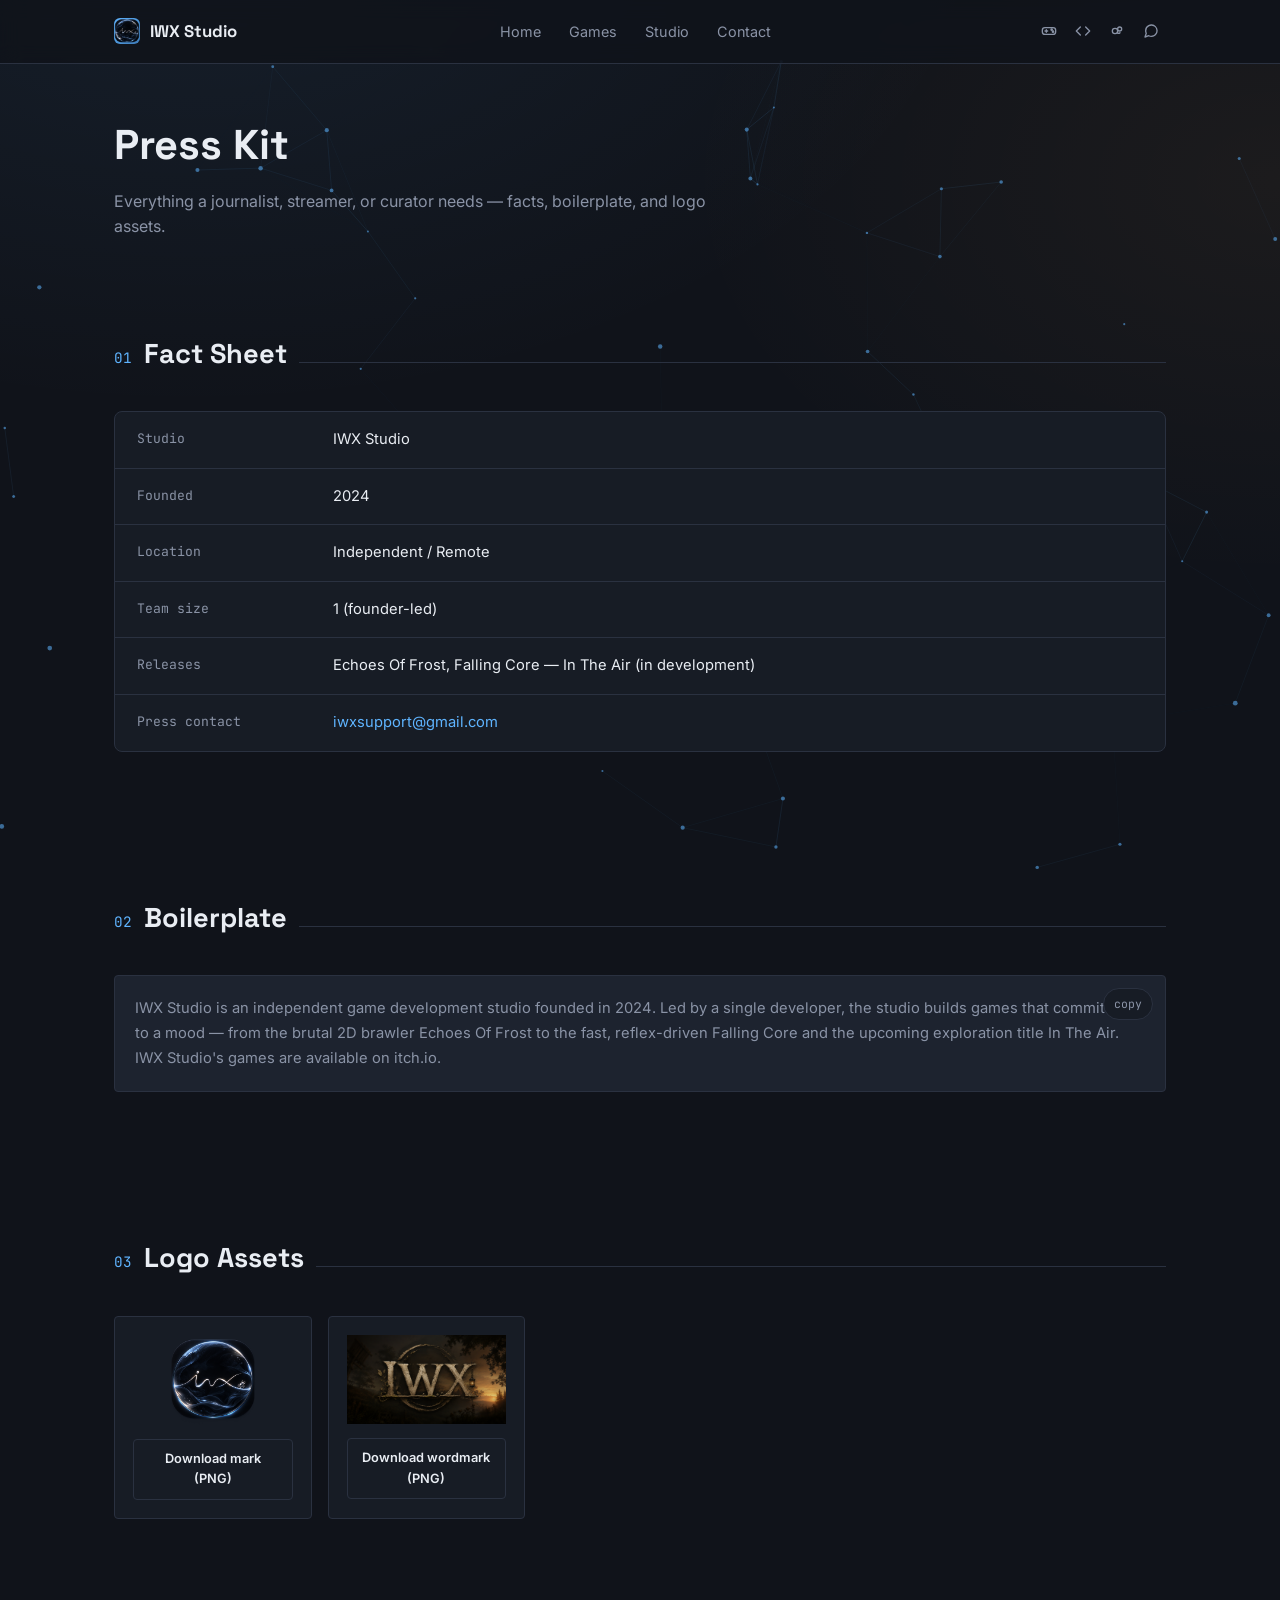
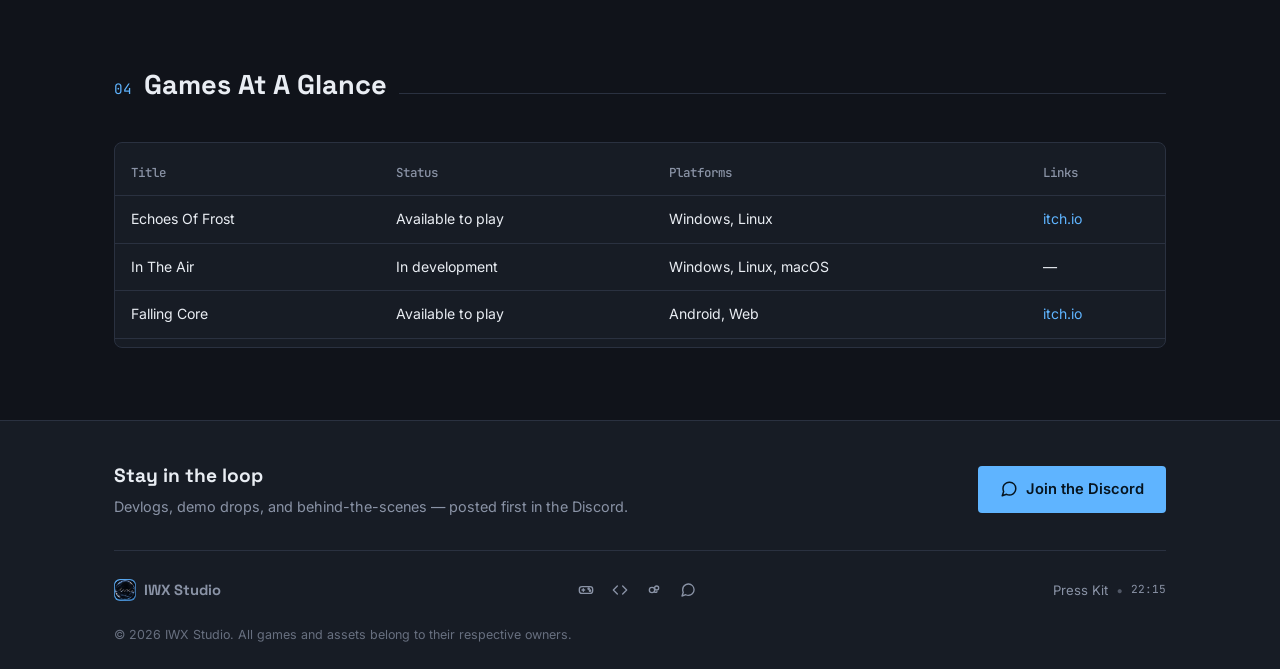
<file: press-kit.html>
<!DOCTYPE html>
<html lang="en" dir="ltr">
<head>
  <meta charset="UTF-8" />
  <meta name="viewport" content="width=device-width, initial-scale=1.0" />
  <title>Press Kit — IWX Studio</title>
  <meta name="description" content="Press kit for IWX Studio: fact sheet, boilerplate text, logo assets and game details for media coverage." />

  <meta property="og:type" content="website" />
  <meta property="og:title" content="Press Kit — IWX Studio" />
  <meta property="og:description" content="Press kit for IWX Studio: fact sheet, boilerplate text, logo assets and game details for media coverage." />
  <meta property="og:image" content="assets/iwx_icon.png" />
  <meta name="twitter:card" content="summary_large_image" />

  <link rel="icon" type="image/png" href="assets/iwx_icon.png" />

  <link rel="preconnect" href="https://fonts.googleapis.com" />
  <link rel="preconnect" href="https://fonts.gstatic.com" crossorigin />
  <link
    href="https://fonts.googleapis.com/css2?family=Space+Grotesk:wght@500;700&family=Inter:wght@400;500;600&family=JetBrains+Mono:wght@400;500;600&display=swap"
    rel="stylesheet"
  />

  <link rel="stylesheet" href="css/style.css" />
</head>
<body>

  <canvas id="bg-canvas" aria-hidden="true"></canvas>

  <header class="site-header">
    <div class="container">
      <a href="index.html" class="brand" aria-label="IWX Studio — Home">
        <img src="assets/iwx_icon.png" alt="IWX Studio" class="brand__icon" />
        <span>IWX Studio</span>
      </a>

      <nav class="nav-links" id="nav-links">
        <a href="index.html" class="nav-link">Home</a>
        <a href="games.html" class="nav-link">Games</a>
        <a href="studio.html" class="nav-link">Studio</a>
        <a href="contact.html" class="nav-link">Contact</a>
        <div class="nav-links__socials"><a href="https://iwx-10.itch.io/" target="_blank" rel="noopener noreferrer" class="social-icon social-icon--labeled"><svg viewBox="0 0 24 24" fill="none" stroke="currentColor" stroke-width="2" stroke-linecap="round" stroke-linejoin="round" aria-hidden="true"><rect x="2" y="7" width="20" height="10" rx="4"/><line x1="6" y1="12" x2="10" y2="12"/><line x1="8" y1="10" x2="8" y2="14"/><circle cx="16" cy="10" r="1"/><circle cx="18" cy="13" r="1"/></svg><span>itch.io</span></a><a href="https://github.com/IWXdev" target="_blank" rel="noopener noreferrer" class="social-icon social-icon--labeled"><svg viewBox="0 0 24 24" fill="none" stroke="currentColor" stroke-width="2" stroke-linecap="round" stroke-linejoin="round" aria-hidden="true"><polyline points="16 18 22 12 16 6"/><polyline points="8 6 2 12 8 18"/></svg><span>GitHub</span></a><a href="https://www.reddit.com/user/IWX_10/" target="_blank" rel="noopener noreferrer" class="social-icon social-icon--labeled"><svg viewBox="0 0 24 24" fill="none" stroke="currentColor" stroke-width="2" stroke-linecap="round" stroke-linejoin="round" aria-hidden="true"><circle cx="9" cy="12" r="4"/><circle cx="16" cy="9" r="3"/><path d="M12.5 14.5c1 1 3 1 4 0"/></svg><span>Reddit</span></a><a href="https://discord.gg/ThWcgst4D" target="_blank" rel="noopener noreferrer" class="social-icon social-icon--labeled"><svg viewBox="0 0 24 24" fill="none" stroke="currentColor" stroke-width="2" stroke-linecap="round" stroke-linejoin="round" aria-hidden="true"><path d="M21 11.5a8.38 8.38 0 0 1-.9 3.8 8.5 8.5 0 0 1-7.6 4.7 8.38 8.38 0 0 1-3.8-.9L3 21l1.9-5.7a8.38 8.38 0 0 1-.9-3.8 8.5 8.5 0 0 1 4.7-7.6 8.38 8.38 0 0 1 3.8-.9h.5a8.48 8.48 0 0 1 8 8v.5z"/></svg><span>Discord</span></a></div>
      </nav>

      <div class="header-right">
        <div class="social-icons"><a href="https://iwx-10.itch.io/" target="_blank" rel="noopener noreferrer" class="social-icon" aria-label="itch.io" title="itch.io"><svg viewBox="0 0 24 24" fill="none" stroke="currentColor" stroke-width="2" stroke-linecap="round" stroke-linejoin="round" aria-hidden="true"><rect x="2" y="7" width="20" height="10" rx="4"/><line x1="6" y1="12" x2="10" y2="12"/><line x1="8" y1="10" x2="8" y2="14"/><circle cx="16" cy="10" r="1"/><circle cx="18" cy="13" r="1"/></svg></a><a href="https://github.com/IWXdev" target="_blank" rel="noopener noreferrer" class="social-icon" aria-label="GitHub" title="GitHub"><svg viewBox="0 0 24 24" fill="none" stroke="currentColor" stroke-width="2" stroke-linecap="round" stroke-linejoin="round" aria-hidden="true"><polyline points="16 18 22 12 16 6"/><polyline points="8 6 2 12 8 18"/></svg></a><a href="https://www.reddit.com/user/IWX_10/" target="_blank" rel="noopener noreferrer" class="social-icon" aria-label="Reddit" title="Reddit"><svg viewBox="0 0 24 24" fill="none" stroke="currentColor" stroke-width="2" stroke-linecap="round" stroke-linejoin="round" aria-hidden="true"><circle cx="9" cy="12" r="4"/><circle cx="16" cy="9" r="3"/><path d="M12.5 14.5c1 1 3 1 4 0"/></svg></a><a href="https://discord.gg/ThWcgst4D" target="_blank" rel="noopener noreferrer" class="social-icon" aria-label="Discord" title="Discord"><svg viewBox="0 0 24 24" fill="none" stroke="currentColor" stroke-width="2" stroke-linecap="round" stroke-linejoin="round" aria-hidden="true"><path d="M21 11.5a8.38 8.38 0 0 1-.9 3.8 8.5 8.5 0 0 1-7.6 4.7 8.38 8.38 0 0 1-3.8-.9L3 21l1.9-5.7a8.38 8.38 0 0 1-.9-3.8 8.5 8.5 0 0 1 4.7-7.6 8.38 8.38 0 0 1 3.8-.9h.5a8.48 8.48 0 0 1 8 8v.5z"/></svg></a></div>
        <button class="nav-toggle" id="nav-toggle" aria-label="Toggle menu" aria-expanded="false">
          <svg viewBox="0 0 24 24" fill="none" stroke="currentColor" stroke-width="2" stroke-linecap="round" stroke-linejoin="round" aria-hidden="true"><line x1="3" y1="6" x2="21" y2="6"/><line x1="3" y1="12" x2="21" y2="12"/><line x1="3" y1="18" x2="21" y2="18"/></svg>
        </button>
      </div>
    </div>
  </header>

  <main>

    <section class="page-hero">
      <div class="container">
        <h1>Press Kit</h1>
        <p class="lead">Everything a journalist, streamer, or curator needs — facts, boilerplate, and logo assets.</p>
      </div>
    </section>

    <section>
      <div class="container">
        <div class="section-head">
          <span class="section-head__index mono">01</span>
          <h2>Fact Sheet</h2>
          <span class="section-head__line"></span>
        </div>
        <div class="fact-sheet">
          <div class="fact-row"><span class="fact-row__label">Studio</span><span class="fact-row__value">IWX Studio</span></div>
          <div class="fact-row"><span class="fact-row__label">Founded</span><span class="fact-row__value">2024</span></div>
          <div class="fact-row"><span class="fact-row__label">Location</span><span class="fact-row__value">Independent / Remote</span></div>
          <div class="fact-row"><span class="fact-row__label">Team size</span><span class="fact-row__value">1 (founder-led)</span></div>
          <div class="fact-row"><span class="fact-row__label">Releases</span><span class="fact-row__value">Echoes Of Frost, Falling Core — In The Air (in development)</span></div>
          <div class="fact-row"><span class="fact-row__label">Press contact</span><span class="fact-row__value"><a href="mailto:iwxsupport@gmail.com" style="color:var(--blue)">iwxsupport@gmail.com</a></span></div>
        </div>
      </div>
    </section>

    <section>
      <div class="container">
        <div class="section-head">
          <span class="section-head__index mono">02</span>
          <h2>Boilerplate</h2>
          <span class="section-head__line"></span>
        </div>
        <div class="boilerplate-box" id="boilerplate-text">
          <button class="copy-btn" id="copy-boilerplate" type="button">copy</button>
          IWX Studio is an independent game development studio founded in 2024. Led by
          a single developer, the studio builds games that commit fully to a mood —
          from the brutal 2D brawler Echoes Of Frost to the fast, reflex-driven Falling
          Core and the upcoming exploration title In The Air. IWX Studio's games are
          available on itch.io.
        </div>
      </div>
    </section>

    <section>
      <div class="container">
        <div class="section-head">
          <span class="section-head__index mono">03</span>
          <h2>Logo Assets</h2>
          <span class="section-head__line"></span>
        </div>
        <div class="asset-grid">
          <div class="asset-card">
            <img src="assets/iwx_icon.png" alt="IWX Studio logo mark" />
            <a href="assets/iwx_icon.png" download class="btn btn--ghost">Download mark (PNG)</a>
          </div>
          <div class="asset-card">
            <img src="assets/wordmark.png" alt="IWX Studio wordmark" />
            <a href="assets/wordmark.png" download class="btn btn--ghost">Download wordmark (PNG)</a>
          </div>
        </div>
      </div>
    </section>

    <section>
      <div class="container">
        <div class="section-head">
          <span class="section-head__index mono">04</span>
          <h2>Games At A Glance</h2>
          <span class="section-head__line"></span>
        </div>
        <div class="fact-sheet" style="padding:8px 0">
          <table class="press-games-table">
            <thead>
              <tr><th>Title</th><th>Status</th><th>Platforms</th><th>Links</th></tr>
            </thead>
            <tbody id="press-games-table-body"></tbody>
          </table>
        </div>
      </div>
    </section>

  </main>

  <footer class="site-footer">
    <div class="container">
      <div class="footer-cta">
        <div>
          <h3>Stay in the loop</h3>
          <p>Devlogs, demo drops, and behind-the-scenes — posted first in the Discord.</p>
        </div>
        <a href="https://discord.gg/ThWcgst4D" target="_blank" rel="noopener noreferrer" class="btn btn--primary">
          <svg viewBox="0 0 24 24" fill="none" stroke="currentColor" stroke-width="2" stroke-linecap="round" stroke-linejoin="round" aria-hidden="true"><path d="M21 11.5a8.38 8.38 0 0 1-.9 3.8 8.5 8.5 0 0 1-7.6 4.7 8.38 8.38 0 0 1-3.8-.9L3 21l1.9-5.7a8.38 8.38 0 0 1-.9-3.8 8.5 8.5 0 0 1 4.7-7.6 8.38 8.38 0 0 1 3.8-.9h.5a8.48 8.48 0 0 1 8 8v.5z"/></svg>
          Join the Discord
        </a>
      </div>

      <div class="footer-bottom">
        <div class="footer-bottom__brand">
          <img src="assets/iwx_icon.png" alt="IWX Studio" class="brand__icon brand__icon--sm" />
          <span>IWX Studio</span>
        </div>
        <div class="social-icons"><a href="https://iwx-10.itch.io/" target="_blank" rel="noopener noreferrer" class="social-icon" aria-label="itch.io" title="itch.io"><svg viewBox="0 0 24 24" fill="none" stroke="currentColor" stroke-width="2" stroke-linecap="round" stroke-linejoin="round" aria-hidden="true"><rect x="2" y="7" width="20" height="10" rx="4"/><line x1="6" y1="12" x2="10" y2="12"/><line x1="8" y1="10" x2="8" y2="14"/><circle cx="16" cy="10" r="1"/><circle cx="18" cy="13" r="1"/></svg></a><a href="https://github.com/IWXdev" target="_blank" rel="noopener noreferrer" class="social-icon" aria-label="GitHub" title="GitHub"><svg viewBox="0 0 24 24" fill="none" stroke="currentColor" stroke-width="2" stroke-linecap="round" stroke-linejoin="round" aria-hidden="true"><polyline points="16 18 22 12 16 6"/><polyline points="8 6 2 12 8 18"/></svg></a><a href="https://www.reddit.com/user/IWX_10/" target="_blank" rel="noopener noreferrer" class="social-icon" aria-label="Reddit" title="Reddit"><svg viewBox="0 0 24 24" fill="none" stroke="currentColor" stroke-width="2" stroke-linecap="round" stroke-linejoin="round" aria-hidden="true"><circle cx="9" cy="12" r="4"/><circle cx="16" cy="9" r="3"/><path d="M12.5 14.5c1 1 3 1 4 0"/></svg></a><a href="https://discord.gg/ThWcgst4D" target="_blank" rel="noopener noreferrer" class="social-icon" aria-label="Discord" title="Discord"><svg viewBox="0 0 24 24" fill="none" stroke="currentColor" stroke-width="2" stroke-linecap="round" stroke-linejoin="round" aria-hidden="true"><path d="M21 11.5a8.38 8.38 0 0 1-.9 3.8 8.5 8.5 0 0 1-7.6 4.7 8.38 8.38 0 0 1-3.8-.9L3 21l1.9-5.7a8.38 8.38 0 0 1-.9-3.8 8.5 8.5 0 0 1 4.7-7.6 8.38 8.38 0 0 1 3.8-.9h.5a8.48 8.48 0 0 1 8 8v.5z"/></svg></a></div>
        <div class="footer-links">
          <a href="press-kit.html">Press Kit</a>
          <span class="dot">•</span>
          <span class="mono" id="status-clock"></span>
        </div>
      </div>
      <p class="footer-copyright">© 2026 IWX Studio. All games and assets belong to their respective owners.</p>
    </div>
  </footer>

  <script src="js/background.js"></script>
  <script src="js/site.js"></script>
  <script src="js/projects.js"></script>
  <script src="js/press-kit.js"></script>
</body>
</html>
</file>
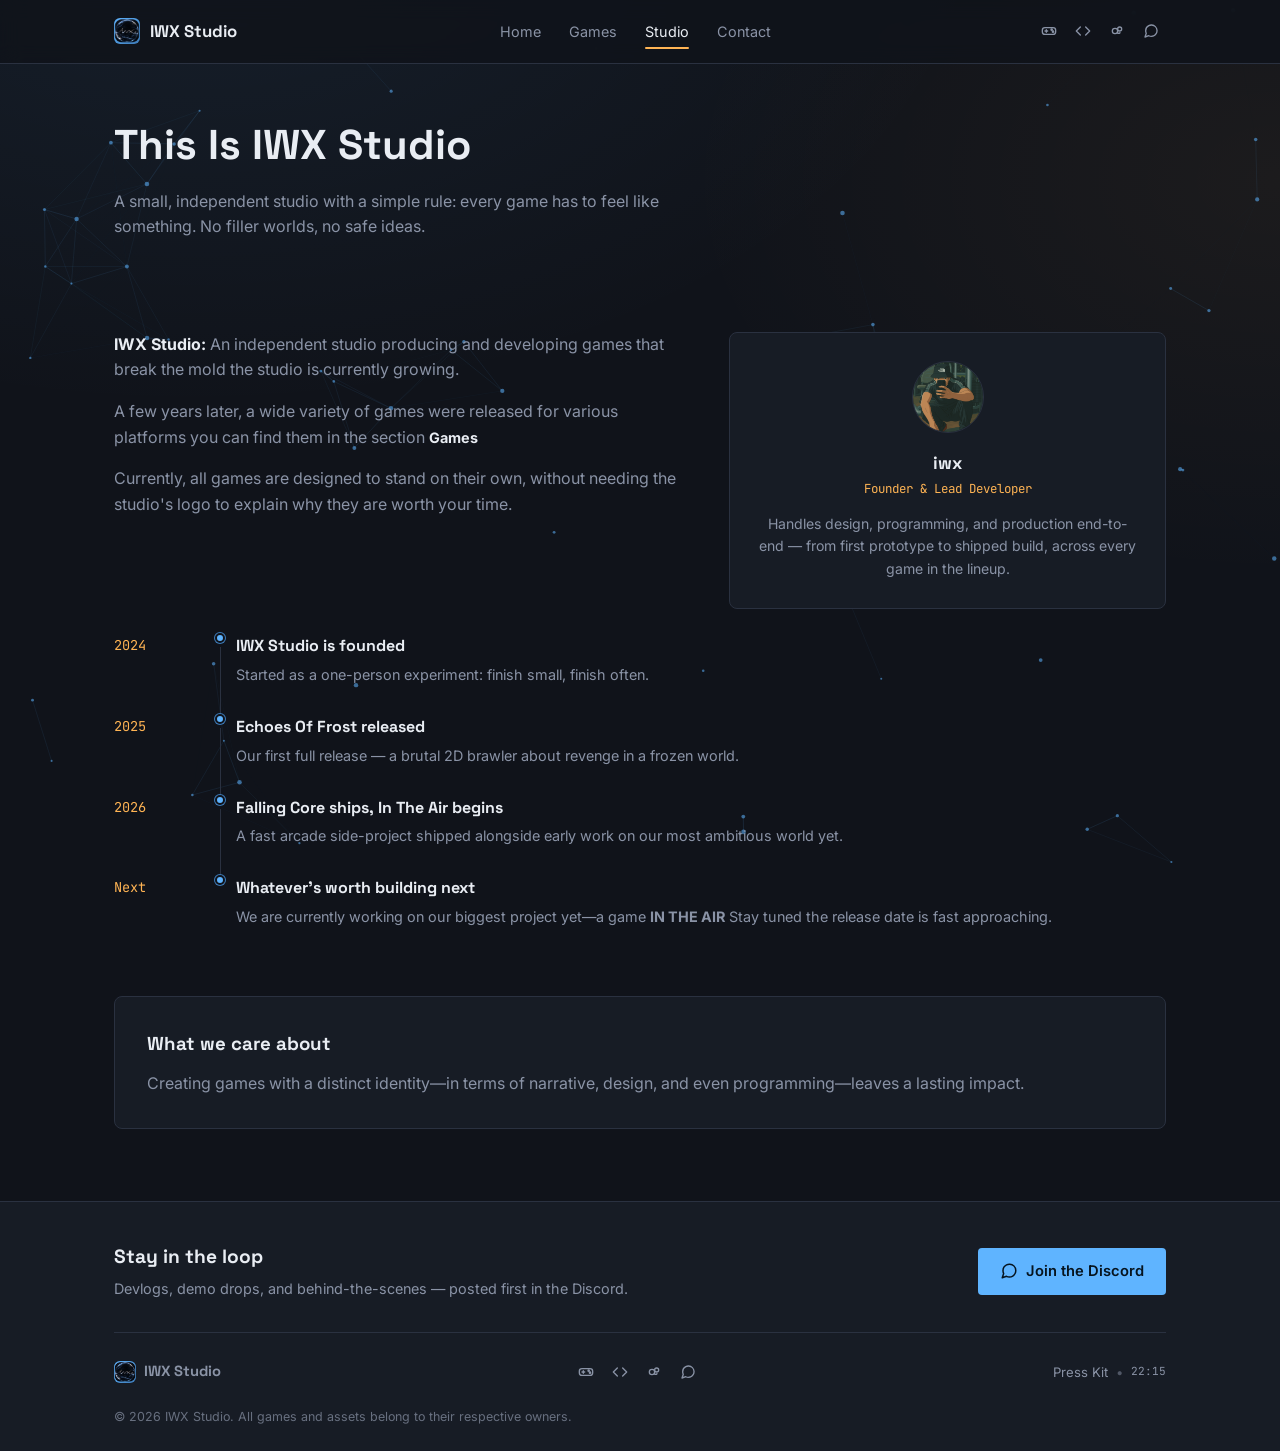
<file: studio.html>
<!DOCTYPE html>
<html lang="en" dir="ltr">
<head>
  <meta charset="UTF-8" />
  <meta name="viewport" content="width=device-width, initial-scale=1.0" />
  <title>Studio — IWX Studio</title>
  <meta name="description" content="Meet IWX Studio — an independent game development studio founded and led by one developer." />

  <meta property="og:type" content="website" />
  <meta property="og:title" content="Studio — IWX Studio" />
  <meta property="og:description" content="Meet IWX Studio — an independent game development studio founded and led by one developer." />
  <meta property="og:image" content="assets/iwx_icon.png" />
  <meta name="twitter:card" content="summary_large_image" />

  <link rel="icon" type="image/png" href="assets/iwx_icon.png" />

  <link rel="preconnect" href="https://fonts.googleapis.com" />
  <link rel="preconnect" href="https://fonts.gstatic.com" crossorigin />
  <link
    href="https://fonts.googleapis.com/css2?family=Space+Grotesk:wght@500;700&family=Inter:wght@400;500;600&family=JetBrains+Mono:wght@400;500;600&display=swap"
    rel="stylesheet"
  />

  <link rel="stylesheet" href="css/style.css" />
</head>
<body>

  <canvas id="bg-canvas" aria-hidden="true"></canvas>

  <header class="site-header">
    <div class="container">
      <a href="index.html" class="brand" aria-label="IWX Studio — Home">
        <img src="assets/iwx_icon.png" alt="IWX Studio" class="brand__icon" />
        <span>IWX Studio</span>
      </a>

      <nav class="nav-links" id="nav-links">
        <a href="index.html" class="nav-link">Home</a>
        <a href="games.html" class="nav-link">Games</a>
        <a href="studio.html" class="nav-link is-active">Studio</a>
        <a href="contact.html" class="nav-link">Contact</a>
        <div class="nav-links__socials"><a href="https://iwx-10.itch.io/" target="_blank" rel="noopener noreferrer" class="social-icon social-icon--labeled"><svg viewBox="0 0 24 24" fill="none" stroke="currentColor" stroke-width="2" stroke-linecap="round" stroke-linejoin="round" aria-hidden="true"><rect x="2" y="7" width="20" height="10" rx="4"/><line x1="6" y1="12" x2="10" y2="12"/><line x1="8" y1="10" x2="8" y2="14"/><circle cx="16" cy="10" r="1"/><circle cx="18" cy="13" r="1"/></svg><span>itch.io</span></a><a href="https://github.com/IWXdev" target="_blank" rel="noopener noreferrer" class="social-icon social-icon--labeled"><svg viewBox="0 0 24 24" fill="none" stroke="currentColor" stroke-width="2" stroke-linecap="round" stroke-linejoin="round" aria-hidden="true"><polyline points="16 18 22 12 16 6"/><polyline points="8 6 2 12 8 18"/></svg><span>GitHub</span></a><a href="https://www.reddit.com/user/IWX_10/" target="_blank" rel="noopener noreferrer" class="social-icon social-icon--labeled"><svg viewBox="0 0 24 24" fill="none" stroke="currentColor" stroke-width="2" stroke-linecap="round" stroke-linejoin="round" aria-hidden="true"><circle cx="9" cy="12" r="4"/><circle cx="16" cy="9" r="3"/><path d="M12.5 14.5c1 1 3 1 4 0"/></svg><span>Reddit</span></a><a href="https://discord.gg/ThWcgst4D" target="_blank" rel="noopener noreferrer" class="social-icon social-icon--labeled"><svg viewBox="0 0 24 24" fill="none" stroke="currentColor" stroke-width="2" stroke-linecap="round" stroke-linejoin="round" aria-hidden="true"><path d="M21 11.5a8.38 8.38 0 0 1-.9 3.8 8.5 8.5 0 0 1-7.6 4.7 8.38 8.38 0 0 1-3.8-.9L3 21l1.9-5.7a8.38 8.38 0 0 1-.9-3.8 8.5 8.5 0 0 1 4.7-7.6 8.38 8.38 0 0 1 3.8-.9h.5a8.48 8.48 0 0 1 8 8v.5z"/></svg><span>Discord</span></a></div>
      </nav>

      <div class="header-right">
        <div class="social-icons"><a href="https://iwx-10.itch.io/" target="_blank" rel="noopener noreferrer" class="social-icon" aria-label="itch.io" title="itch.io"><svg viewBox="0 0 24 24" fill="none" stroke="currentColor" stroke-width="2" stroke-linecap="round" stroke-linejoin="round" aria-hidden="true"><rect x="2" y="7" width="20" height="10" rx="4"/><line x1="6" y1="12" x2="10" y2="12"/><line x1="8" y1="10" x2="8" y2="14"/><circle cx="16" cy="10" r="1"/><circle cx="18" cy="13" r="1"/></svg></a><a href="https://github.com/IWXdev" target="_blank" rel="noopener noreferrer" class="social-icon" aria-label="GitHub" title="GitHub"><svg viewBox="0 0 24 24" fill="none" stroke="currentColor" stroke-width="2" stroke-linecap="round" stroke-linejoin="round" aria-hidden="true"><polyline points="16 18 22 12 16 6"/><polyline points="8 6 2 12 8 18"/></svg></a><a href="https://www.reddit.com/user/IWX_10/" target="_blank" rel="noopener noreferrer" class="social-icon" aria-label="Reddit" title="Reddit"><svg viewBox="0 0 24 24" fill="none" stroke="currentColor" stroke-width="2" stroke-linecap="round" stroke-linejoin="round" aria-hidden="true"><circle cx="9" cy="12" r="4"/><circle cx="16" cy="9" r="3"/><path d="M12.5 14.5c1 1 3 1 4 0"/></svg></a><a href="https://discord.gg/ThWcgst4D" target="_blank" rel="noopener noreferrer" class="social-icon" aria-label="Discord" title="Discord"><svg viewBox="0 0 24 24" fill="none" stroke="currentColor" stroke-width="2" stroke-linecap="round" stroke-linejoin="round" aria-hidden="true"><path d="M21 11.5a8.38 8.38 0 0 1-.9 3.8 8.5 8.5 0 0 1-7.6 4.7 8.38 8.38 0 0 1-3.8-.9L3 21l1.9-5.7a8.38 8.38 0 0 1-.9-3.8 8.5 8.5 0 0 1 4.7-7.6 8.38 8.38 0 0 1 3.8-.9h.5a8.48 8.48 0 0 1 8 8v.5z"/></svg></a></div>
        <button class="nav-toggle" id="nav-toggle" aria-label="Toggle menu" aria-expanded="false">
          <svg viewBox="0 0 24 24" fill="none" stroke="currentColor" stroke-width="2" stroke-linecap="round" stroke-linejoin="round" aria-hidden="true"><line x1="3" y1="6" x2="21" y2="6"/><line x1="3" y1="12" x2="21" y2="12"/><line x1="3" y1="18" x2="21" y2="18"/></svg>
        </button>
      </div>
    </div>
  </header>

  <main>

    <section class="page-hero">
      <div class="container">
        <h1>This Is IWX Studio</h1>
        <p class="lead">
          A small, independent studio with a simple rule: every game has to feel
          like something. No filler worlds, no safe ideas.
        </p>
      </div>
    </section>

    <section>
      <div class="container">
        <div class="about-grid">
          <div class="about-text">
            <p>
              <strong>IWX Studio:</strong> An independent studio producing and developing games that break the mold
               the studio is currently growing.
            </p>
            <p>
              A few years later, a wide variety of games were released
              for various platforms
              you can find them in the section <a href="games.html" class="nav-link"><strong>Games</strong></a>
            </p>
            <p>
              Currently, all games are designed to stand on their own,
               without needing the studio's logo to explain why they are worth your time.
            </p>
          </div>

          <div class="founder-card">
            <div class="founder-card__avatar">
              <img src="assets/founder.png" alt="iwx — Founder & Lead Developer" />
            </div>
            <h3>iwx</h3>
            <p class="founder-card__role">Founder &amp; Lead Developer</p>
            <p class="founder-card__bio">
              Handles design, programming, and production end-to-end — from first
              prototype to shipped build, across every game in the lineup.
            </p>
          </div>
        </div>

        <div class="timeline">
          <div class="timeline-item">
            <span class="timeline-item__year">2024</span>
            <div class="timeline-item__rail">
              <span class="timeline-item__dot"></span>
              <span class="timeline-item__line"></span>
            </div>
            <div class="timeline-item__content">
              <div class="timeline-item__title">IWX Studio is founded</div>
              <p class="timeline-item__desc">Started as a one-person experiment: finish small, finish often.</p>
            </div>
          </div>
          <div class="timeline-item">
            <span class="timeline-item__year">2025</span>
            <div class="timeline-item__rail">
              <span class="timeline-item__dot"></span>
              <span class="timeline-item__line"></span>
            </div>
            <div class="timeline-item__content">
              <div class="timeline-item__title">Echoes Of Frost released</div>
              <p class="timeline-item__desc">Our first full release — a brutal 2D brawler about revenge in a frozen world.</p>
            </div>
          </div>
          <div class="timeline-item">
            <span class="timeline-item__year">2026</span>
            <div class="timeline-item__rail">
              <span class="timeline-item__dot"></span>
              <span class="timeline-item__line"></span>
            </div>
            <div class="timeline-item__content">
              <div class="timeline-item__title">Falling Core ships, In The Air begins</div>
              <p class="timeline-item__desc">A fast arcade side-project shipped alongside early work on our most ambitious world yet.</p>
            </div>
          </div>
          <div class="timeline-item">
            <span class="timeline-item__year">Next</span>
            <div class="timeline-item__rail">
              <span class="timeline-item__dot"></span>
            </div>
            <div class="timeline-item__content">
              <div class="timeline-item__title">Whatever's worth building next</div>
              <p class="timeline-item__desc">We are currently working
                 on our biggest project yet—a game <a href="games/in-the-air.html" class="nav-link"><strong>IN THE AIR</strong></a> Stay tuned
                  the release date is fast approaching.</p>
            </div>
          </div>
        </div>

        <div class="mission-panel">
          <h3>What we care about</h3>
          <p>
            Creating games with a distinct identity—in terms of narrative, design,
             and even programming—leaves a lasting impact.
          </p>
        </div>
      </div>
    </section>

  </main>

  <footer class="site-footer">
    <div class="container">
      <div class="footer-cta">
        <div>
          <h3>Stay in the loop</h3>
          <p>Devlogs, demo drops, and behind-the-scenes — posted first in the Discord.</p>
        </div>
        <a href="https://discord.gg/ThWcgst4D" target="_blank" rel="noopener noreferrer" class="btn btn--primary">
          <svg viewBox="0 0 24 24" fill="none" stroke="currentColor" stroke-width="2" stroke-linecap="round" stroke-linejoin="round" aria-hidden="true"><path d="M21 11.5a8.38 8.38 0 0 1-.9 3.8 8.5 8.5 0 0 1-7.6 4.7 8.38 8.38 0 0 1-3.8-.9L3 21l1.9-5.7a8.38 8.38 0 0 1-.9-3.8 8.5 8.5 0 0 1 4.7-7.6 8.38 8.38 0 0 1 3.8-.9h.5a8.48 8.48 0 0 1 8 8v.5z"/></svg>
          Join the Discord
        </a>
      </div>

      <div class="footer-bottom">
        <div class="footer-bottom__brand">
          <img src="assets/iwx_icon.png" alt="IWX Studio" class="brand__icon brand__icon--sm" />
          <span>IWX Studio</span>
        </div>
        <div class="social-icons"><a href="https://iwx-10.itch.io/" target="_blank" rel="noopener noreferrer" class="social-icon" aria-label="itch.io" title="itch.io"><svg viewBox="0 0 24 24" fill="none" stroke="currentColor" stroke-width="2" stroke-linecap="round" stroke-linejoin="round" aria-hidden="true"><rect x="2" y="7" width="20" height="10" rx="4"/><line x1="6" y1="12" x2="10" y2="12"/><line x1="8" y1="10" x2="8" y2="14"/><circle cx="16" cy="10" r="1"/><circle cx="18" cy="13" r="1"/></svg></a><a href="https://github.com/IWXdev" target="_blank" rel="noopener noreferrer" class="social-icon" aria-label="GitHub" title="GitHub"><svg viewBox="0 0 24 24" fill="none" stroke="currentColor" stroke-width="2" stroke-linecap="round" stroke-linejoin="round" aria-hidden="true"><polyline points="16 18 22 12 16 6"/><polyline points="8 6 2 12 8 18"/></svg></a><a href="https://www.reddit.com/user/IWX_10/" target="_blank" rel="noopener noreferrer" class="social-icon" aria-label="Reddit" title="Reddit"><svg viewBox="0 0 24 24" fill="none" stroke="currentColor" stroke-width="2" stroke-linecap="round" stroke-linejoin="round" aria-hidden="true"><circle cx="9" cy="12" r="4"/><circle cx="16" cy="9" r="3"/><path d="M12.5 14.5c1 1 3 1 4 0"/></svg></a><a href="https://discord.gg/ThWcgst4D" target="_blank" rel="noopener noreferrer" class="social-icon" aria-label="Discord" title="Discord"><svg viewBox="0 0 24 24" fill="none" stroke="currentColor" stroke-width="2" stroke-linecap="round" stroke-linejoin="round" aria-hidden="true"><path d="M21 11.5a8.38 8.38 0 0 1-.9 3.8 8.5 8.5 0 0 1-7.6 4.7 8.38 8.38 0 0 1-3.8-.9L3 21l1.9-5.7a8.38 8.38 0 0 1-.9-3.8 8.5 8.5 0 0 1 4.7-7.6 8.38 8.38 0 0 1 3.8-.9h.5a8.48 8.48 0 0 1 8 8v.5z"/></svg></a></div>
        <div class="footer-links">
          <a href="press-kit.html">Press Kit</a>
          <span class="dot">•</span>
          <span class="mono" id="status-clock"></span>
        </div>
      </div>
      <p class="footer-copyright">© 2026 IWX Studio. All games and assets belong to their respective owners.</p>
    </div>
  </footer>

  <script src="js/background.js"></script>
  <script src="js/site.js"></script>
</body>
</html>
</file>
<file: css/style.css>
/* ============================================
   Design tokens
   ============================================ */
:root {
  /* ألوان */
  --bg: #10131a;
  --panel: #171c25;
  --panel-2: #1d232f;
  --border: #2a3140;
  --text: #e9edf3;
  --text-muted: #8a93a6;
  --blue: #5fb4ff;
  --blue-dim: #3d7bb8;
  --amber: #ffb454;
  --green: #6ee7a0;
  --red: #ff6b6b;

  /* خطوط */
  --font-display: "Space Grotesk", sans-serif;
  --font-body: "Inter", sans-serif;
  --font-mono: "JetBrains Mono", monospace;

  /* مقاييس */
  --radius: 8px;
  --radius-sm: 4px;
  --max-width: 1100px;
  --header-h: 64px;
}

* { box-sizing: border-box; margin: 0; padding: 0; }

html { scroll-behavior: smooth; }

@media (prefers-reduced-motion: reduce) {
  html { scroll-behavior: auto; }
  *, *::before, *::after {
    animation-duration: 0.01ms !important;
    transition-duration: 0.01ms !important;
  }
}

body {
  background: var(--bg);
  color: var(--text);
  font-family: var(--font-body);
  line-height: 1.6;
  background-image:
    radial-gradient(ellipse 800px 500px at 15% -10%, rgba(95, 180, 255, 0.08), transparent),
    radial-gradient(ellipse 600px 400px at 100% 20%, rgba(255, 180, 84, 0.05), transparent);
  background-attachment: fixed;
}

img { max-width: 100%; display: block; }
a { color: inherit; text-decoration: none; }
button { font: inherit; cursor: pointer; border: none; background: none; color: inherit; }
ul { list-style: none; }

#bg-canvas {
  position: fixed;
  inset: 0;
  z-index: -1;
  pointer-events: none;
  display: block;
}

.mono { font-family: var(--font-mono); font-size: 0.85em; }
.dot { color: var(--text-muted); opacity: 0.5; }

.container {
  max-width: var(--max-width);
  margin-inline: auto;
  padding-inline: 24px;
}

/* ============================================
   Header / Nav
   ============================================ */
.site-header {
  position: sticky;
  top: 0;
  z-index: 50;
  height: var(--header-h);
  display: flex;
  align-items: center;
  background: rgba(16, 19, 26, 0.85);
  backdrop-filter: blur(10px);
  border-bottom: 1px solid var(--border);
}

.site-header .container {
  display: flex;
  align-items: center;
  justify-content: space-between;
  width: 100%;
}

.brand {
  display: flex;
  align-items: center;
  gap: 10px;
  font-family: var(--font-display);
  font-weight: 700;
  font-size: 1.05rem;
}

.brand__icon {
  width: 26px;
  height: 26px;
  border-radius: 6px;
  background: linear-gradient(135deg, var(--blue), var(--blue-dim));
  display: flex;
  align-items: center;
  justify-content: center;
  font-family: var(--font-mono);
  font-size: 0.75rem;
  color: #06141f;
  font-weight: 700;
  flex-shrink: 0;
  object-fit: cover; /* harmless on <span>, keeps <img> from stretching */
}

.brand__icon--sm { width: 22px; height: 22px; font-size: 0.68rem; }

.nav-links {
  display: flex;
  align-items: center;
  gap: 28px;
}

.nav-links__socials { display: none; }

.nav-link {
  font-size: 0.9rem;
  color: var(--text-muted);
  position: relative;
  padding-block: 4px;
  transition: color 0.2s;
}

.nav-link:hover,
.nav-link.is-active {
  color: var(--text);
}

.nav-link.is-active::after {
  content: "";
  position: absolute;
  inset-inline: 0;
  bottom: -2px;
  height: 2px;
  background: var(--amber);
  border-radius: 2px;
}

.header-right {
  display: flex;
  align-items: center;
  gap: 18px;
}

.social-icons {
  display: flex;
  align-items: center;
  gap: 4px;
}

.social-icon {
  display: flex;
  align-items: center;
  justify-content: center;
  width: 30px;
  height: 30px;
  border-radius: 6px;
  color: var(--text-muted);
  transition: color 0.2s, background 0.2s;
}
.social-icon:hover { color: var(--blue); background: var(--panel-2); }
.social-icon svg { width: 16px; height: 16px; }

.social-icon--labeled {
  display: none;
}

.nav-toggle {
  display: none;
  width: 34px;
  height: 34px;
  align-items: center;
  justify-content: center;
  border-radius: 6px;
  color: var(--text);
}
.nav-toggle svg { width: 20px; height: 20px; }
.nav-toggle:hover { background: var(--panel-2); }
}

/* ============================================
   Hero — بتصميم "Project Manager" ديال Godot
   ============================================ */
.hero {
  padding-block: 64px 40px;
}

.editor-window {
  border: 1px solid var(--border);
  border-radius: var(--radius);
  background: var(--panel);
  overflow: hidden;
  box-shadow: 0 30px 80px -30px rgba(0, 0, 0, 0.6);
}

.editor-titlebar {
  display: flex;
  align-items: center;
  gap: 10px;
  padding: 10px 16px;
  background: var(--panel-2);
  border-bottom: 1px solid var(--border);
}

.dots { display: flex; gap: 6px; }
.dots span {
  width: 10px; height: 10px; border-radius: 50%;
  background: var(--border);
}
.dots span:nth-child(1) { background: var(--red); opacity: 0.7; }
.dots span:nth-child(2) { background: var(--amber); opacity: 0.7; }
.dots span:nth-child(3) { background: var(--green); opacity: 0.7; }

.editor-titlebar__label {
  color: var(--text-muted);
  margin-inline-start: 4px;
}

.hero-body {
  padding: 56px 40px;
  display: grid;
  grid-template-columns: 1.2fr 1fr;
  gap: 40px;
  align-items: center;
}

.hero-eyebrow {
  font-family: var(--font-mono);
  color: var(--blue);
  font-size: 0.85rem;
  margin-bottom: 14px;
  display: flex;
  align-items: center;
  gap: 8px;
}

.hero-eyebrow::before {
  content: "";
  width: 8px; height: 8px; border-radius: 50%;
  background: var(--green);
  box-shadow: 0 0 0 4px rgba(110, 231, 160, 0.15);
}

.hero h1 {
  font-family: var(--font-display);
  font-size: clamp(2.2rem, 4.5vw, 3.4rem);
  line-height: 1.15;
  font-weight: 700;
  margin-bottom: 18px;
}

.hero h1 .accent { color: var(--blue); }

.hero p.lead {
  color: var(--text-muted);
  font-size: 1.05rem;
  max-width: 46ch;
  margin-bottom: 28px;
}

.hero-actions { display: flex; gap: 14px; flex-wrap: wrap; }

.btn {
  display: inline-flex;
  align-items: center;
  gap: 8px;
  padding: 12px 22px;
  border-radius: var(--radius-sm);
  font-weight: 600;
  font-size: 0.92rem;
  transition: transform 0.15s ease, box-shadow 0.15s ease, background 0.15s;
}

.btn svg {
  width: 18px;
  height: 18px;
  flex-shrink: 0;
}

.btn--primary {
  background: var(--blue);
  color: #06141f;
}
.btn--primary:hover {
  transform: translateY(-2px);
  box-shadow: 0 10px 24px -8px rgba(95, 180, 255, 0.5);
}

.btn--ghost {
  border: 1px solid var(--border);
  color: var(--text);
}
.btn--ghost:hover { border-color: var(--blue); color: var(--blue); }

/* لوحة إحصائيات صغيرة يمين الـ hero */
.stat-panel {
  background: var(--panel-2);
  border: 1px solid var(--border);
  border-radius: var(--radius);
  padding: 22px;
  display: grid;
  gap: 16px;
}

.stat-row {
  display: flex;
  justify-content: space-between;
  align-items: baseline;
  font-size: 0.88rem;
  padding-bottom: 14px;
  border-bottom: 1px dashed var(--border);
}
.stat-row:last-child { border-bottom: none; padding-bottom: 0; }

.stat-row__label { color: var(--text-muted); }
.stat-row__value { font-family: var(--font-mono); color: var(--amber); font-weight: 600; }

/* ============================================
   Sections عامة
   ============================================ */
section { padding-block: 72px; }

.section-head {
  display: flex;
  align-items: baseline;
  gap: 12px;
  margin-bottom: 36px;
}

.section-head__index {
  font-family: var(--font-mono);
  color: var(--blue);
  font-size: 0.9rem;
}

.section-head h2 {
  font-family: var(--font-display);
  font-size: 1.7rem;
  font-weight: 700;
}

.section-head__line {
  flex: 1;
  height: 1px;
  background: var(--border);
}

/* ============================================
   About / Skills
   ============================================ */
.about-grid {
  display: grid;
  grid-template-columns: 1.3fr 1fr;
  gap: 48px;
  align-items: start;
}

.about-text p { color: var(--text-muted); margin-bottom: 16px; max-width: 60ch; }
.about-text strong { color: var(--text); }

.about-info {
  display: grid;
  gap: 14px;
  margin-top: 22px;
  padding-top: 4px;
}
.about-info .stat-row { border-bottom: 1px dashed var(--border); padding-bottom: 14px; }
.about-info .stat-row:last-child { border-bottom: none; padding-bottom: 0; }
.about-info .stat-row__value { text-align: end; max-width: 30ch; }

.skills-list { display: grid; gap: 10px; }

.skill-row {
  display: grid;
  grid-template-columns: 120px 1fr 40px;
  align-items: center;
  gap: 14px;
  font-size: 0.9rem;
}

.skill-row__name { font-family: var(--font-mono); color: var(--text-muted); }

.skill-bar {
  height: 6px;
  background: var(--panel-2);
  border-radius: 3px;
  overflow: hidden;
  border: 1px solid var(--border);
}

.skill-bar__fill {
  height: 100%;
  background: linear-gradient(90deg, var(--blue-dim), var(--blue));
  border-radius: 3px;
  transform-origin: right;
  animation: growBar 1s ease forwards;
}

@keyframes growBar {
  from { transform: scaleX(0); }
  to { transform: scaleX(1); }
}

.skill-row__pct { color: var(--amber); font-family: var(--font-mono); text-align: end; }

/* ============================================
   Projects grid
   ============================================ */
.projects-grid {
  display: grid;
  grid-template-columns: repeat(auto-fit, minmax(300px, 1fr));
  gap: 22px;
}

.proj-card {
  background: var(--panel);
  border: 1px solid var(--border);
  border-radius: var(--radius);
  overflow: hidden;
  display: flex;
  flex-direction: column;
  transition: transform 0.2s ease, border-color 0.2s ease;
  animation: fadeUp 0.5s ease backwards;
  animation-delay: var(--delay, 0ms);
}

@keyframes fadeUp {
  from { opacity: 0; transform: translateY(14px); }
  to { opacity: 1; transform: translateY(0); }
}

.proj-card:hover {
  transform: translateY(-4px);
  border-color: var(--blue-dim);
}

.proj-card__thumb {
  position: relative;
  aspect-ratio: 16 / 10;
  background: var(--panel-2);
}

.proj-card__thumb img { width: 100%; height: 100%; object-fit: cover; }

.proj-card__status {
  position: absolute;
  top: 10px;
  inset-inline-end: 10px;
  font-family: var(--font-mono);
  font-size: 0.7rem;
  padding: 4px 9px;
  border-radius: 20px;
  background: rgba(16, 19, 26, 0.85);
  border: 1px solid var(--border);
}
.proj-card__status--released { color: var(--green); border-color: var(--green); }
.proj-card__status--in-dev { color: var(--amber); border-color: var(--amber); }
.proj-card__status--prototype { color: var(--text-muted); }

.proj-card__body { padding: 18px 18px 6px; flex: 1; }

.proj-card__meta {
  display: flex;
  align-items: center;
  gap: 8px;
  color: var(--text-muted);
  margin-bottom: 8px;
}

.proj-card__title {
  font-family: var(--font-display);
  font-size: 1.15rem;
  margin-bottom: 6px;
}

.proj-card__tagline {
  color: var(--text-muted);
  font-size: 0.88rem;
  margin-bottom: 14px;
}

.proj-card__tags { display: flex; flex-wrap: wrap; gap: 6px; }

.tag {
  font-family: var(--font-mono);
  font-size: 0.7rem;
  padding: 3px 9px;
  border-radius: 20px;
  background: var(--panel-2);
  color: var(--text-muted);
  border: 1px solid var(--border);
}

.proj-card__open {
  display: flex;
  align-items: center;
  justify-content: space-between;
  padding: 14px 18px;
  border-top: 1px solid var(--border);
  color: var(--blue);
  font-weight: 600;
  font-size: 0.88rem;
}
.proj-card__open .arrow { transition: transform 0.2s; }
.proj-card__open:hover .arrow { transform: translateX(4px); }
[dir="rtl"] .proj-card__open:hover .arrow { transform: translateX(-4px); }

/* ============================================
   Devlog — terminal-style feed
   ============================================ */
.terminal-window {
  background: var(--panel);
  border: 1px solid var(--border);
  border-radius: var(--radius);
  overflow: hidden;
}

.terminal-body {
  padding: 24px 28px 28px;
  display: flex;
  flex-direction: column;
  gap: 4px;
}

.log-line {
  display: flex;
  gap: 12px;
  padding-block: 14px;
  border-bottom: 1px dashed var(--border);
  animation: fadeUp 0.4s ease backwards;
  animation-delay: var(--delay, 0ms);
}
.log-line:last-of-type { border-bottom: none; }

.log-line__prompt {
  font-family: var(--font-mono);
  color: var(--green);
  font-weight: 600;
  flex-shrink: 0;
  padding-top: 1px;
}

.log-line__body { flex: 1; min-width: 0; }

.log-line__meta {
  display: flex;
  align-items: center;
  gap: 8px;
  margin-bottom: 6px;
}

.log-line__date { color: var(--amber); }

.tag--log {
  color: var(--blue);
  border-color: var(--blue-dim);
  background: rgba(95, 180, 255, 0.08);
}

.log-line__entry {
  color: var(--text-muted);
  font-size: 0.92rem;
  line-height: 1.6;
}

.log-line__link {
  display: inline-block;
  margin-inline-start: 8px;
  color: var(--blue);
  font-family: var(--font-mono);
  font-size: 0.82rem;
  white-space: nowrap;
}
.log-line__link:hover { text-decoration: underline; }

.log-cursor {
  display: flex;
  align-items: center;
  gap: 10px;
  padding-top: 14px;
  color: var(--text-muted);
}

.log-cursor__blink {
  width: 8px;
  height: 16px;
  background: var(--green);
  animation: blink 1s step-end infinite;
}

@keyframes blink {
  0%, 49% { opacity: 1; }
  50%, 100% { opacity: 0; }
}

@media (prefers-reduced-motion: reduce) {
  .log-cursor__blink { animation: none; opacity: 1; }
}

/* ============================================
   Platform badges
   ============================================ */
.platform-badges {
  display: flex;
  gap: 6px;
  flex-wrap: wrap;
}

.platform-badge {
  display: inline-flex;
  align-items: center;
  gap: 5px;
  font-family: var(--font-mono);
  font-size: 0.7rem;
  padding: 4px 9px;
  border-radius: 20px;
  background: var(--panel-2);
  color: var(--text-muted);
  border: 1px solid var(--border);
}

.platform-badge svg { width: 12px; height: 12px; }

/* ============================================
   Page hero (about / press-kit / game pages)
   ============================================ */
.page-hero {
  padding-block: 48px 20px;
}

.page-hero h1 {
  font-family: var(--font-display);
  font-size: clamp(1.8rem, 3.5vw, 2.6rem);
  margin-bottom: 10px;
}

.page-hero p.lead {
  color: var(--text-muted);
  max-width: 60ch;
}

.breadcrumb {
  font-family: var(--font-mono);
  font-size: 0.8rem;
  color: var(--text-muted);
  margin-bottom: 18px;
}
.breadcrumb a:hover { color: var(--blue); }

/* ============================================
   Game detail page
   ============================================ */
.game-hero-media {
  aspect-ratio: 16 / 8;
  border-radius: var(--radius);
  overflow: hidden;
  border: 1px solid var(--border);
  margin-bottom: 28px;
}
.game-hero-media img { width: 100%; height: 100%; object-fit: cover; }

/* ---------- Video hero (game page) ---------- */
.video-hero {
  position: relative;
  aspect-ratio: 16 / 9;
  border-radius: var(--radius);
  overflow: hidden;
  border: 1px solid var(--border);
  margin-bottom: 28px;
  background: var(--panel-2);
}
.video-hero__frame {
  position: absolute;
  inset: 0;
  width: 100%;
  height: 100%;
  pointer-events: none; /* pure background — not an interactive player */
}
.video-hero__overlay {
  position: absolute;
  inset: 0;
  background: linear-gradient(to bottom, transparent 55%, var(--bg) 100%);
  pointer-events: none;
}

/* ---------- Hover video preview (game cards) ---------- */
.card-video-preview {
  position: absolute;
  inset: 0;
  width: 100%;
  height: 100%;
  border: none;
  pointer-events: none;
  animation: fadeUp 0.25s ease;
}

.game-meta-row {
  display: flex;
  align-items: center;
  gap: 14px;
  flex-wrap: wrap;
  margin-bottom: 20px;
}

.game-detail-grid {
  display: grid;
  grid-template-columns: 1.6fr 1fr;
  gap: 40px;
  align-items: start;
}

.game-detail-grid .description {
  color: var(--text-muted);
  margin-bottom: 24px;
}

.game-sidebar {
  background: var(--panel);
  border: 1px solid var(--border);
  border-radius: var(--radius);
  padding: 22px;
  display: grid;
  gap: 16px;
  position: sticky;
  top: calc(var(--header-h) + 20px);
}

.game-sidebar .btn { width: 100%; justify-content: center; }

/* ============================================
   Screenshot gallery + lightbox
   ============================================ */
.gallery-grid {
  display: grid;
  grid-template-columns: repeat(auto-fill, minmax(220px, 1fr));
  gap: 14px;
  margin-top: 16px;
}

.gallery-thumb {
  aspect-ratio: 16 / 9;
  border-radius: var(--radius-sm);
  overflow: hidden;
  border: 1px solid var(--border);
  cursor: zoom-in;
  background: var(--panel-2);
  transition: border-color 0.2s ease, transform 0.2s ease;
}
.gallery-thumb:hover { border-color: var(--blue-dim); transform: translateY(-2px); }
.gallery-thumb img { width: 100%; height: 100%; object-fit: cover; display: block; }

.lightbox-overlay {
  position: fixed;
  inset: 0;
  background: rgba(8, 10, 14, 0.9);
  display: flex;
  align-items: center;
  justify-content: center;
  padding: 40px;
  opacity: 0;
  visibility: hidden;
  transition: opacity 0.2s ease;
  z-index: 200;
}
.lightbox-overlay.is-open { opacity: 1; visibility: visible; }

.lightbox-img {
  max-width: min(90vw, 1000px);
  max-height: 80vh;
  border-radius: var(--radius-sm);
  border: 1px solid var(--border);
}

.lightbox-nav {
  position: absolute;
  top: 50%;
  transform: translateY(-50%);
  width: 44px;
  height: 44px;
  border-radius: 50%;
  background: var(--panel-2);
  border: 1px solid var(--border);
  display: flex;
  align-items: center;
  justify-content: center;
  font-size: 1.3rem;
}
.lightbox-nav:hover { border-color: var(--blue); color: var(--blue); }
.lightbox-nav--prev { inset-inline-start: 24px; }
.lightbox-nav--next { inset-inline-end: 24px; }

.lightbox-close {
  position: absolute;
  top: 24px;
  inset-inline-end: 24px;
  width: 36px;
  height: 36px;
  border-radius: 50%;
  background: var(--panel-2);
  border: 1px solid var(--border);
  font-size: 1.1rem;
}
.lightbox-close:hover { border-color: var(--red); color: var(--red); }

.lightbox-counter {
  position: absolute;
  bottom: 24px;
  left: 50%;
  transform: translateX(-50%);
  font-family: var(--font-mono);
  font-size: 0.8rem;
  color: var(--text-muted);
}

/* ============================================
   About — timeline
   ============================================ */
.timeline {
  display: grid;
  gap: 0;
  margin-top: 24px;
}

.timeline-item {
  display: grid;
  grid-template-columns: 90px 24px 1fr;
  gap: 4px;
}

.timeline-item__year {
  font-family: var(--font-mono);
  color: var(--amber);
  font-size: 0.85rem;
  padding-top: 2px;
}

.timeline-item__rail {
  display: flex;
  flex-direction: column;
  align-items: center;
}
.timeline-item__dot {
  width: 10px;
  height: 10px;
  border-radius: 50%;
  background: var(--blue);
  border: 2px solid var(--bg);
  box-shadow: 0 0 0 1px var(--blue-dim);
  flex-shrink: 0;
}
.timeline-item__line {
  flex: 1;
  width: 1px;
  background: var(--border);
  margin-top: 4px;
}
.timeline-item:last-child .timeline-item__line { display: none; }

.timeline-item__content {
  padding-bottom: 28px;
}
.timeline-item__title {
  font-family: var(--font-display);
  font-weight: 700;
  margin-bottom: 4px;
}
.timeline-item__desc {
  color: var(--text-muted);
  font-size: 0.9rem;
}

.mission-panel {
  background: var(--panel);
  border: 1px solid var(--border);
  border-radius: var(--radius);
  padding: 32px;
  margin-top: 40px;
}
.mission-panel h3 {
  font-family: var(--font-display);
  margin-bottom: 12px;
}
.mission-panel p { color: var(--text-muted); }

/* ============================================
   Press Kit
   ============================================ */
.fact-sheet {
  display: grid;
  gap: 0;
  background: var(--panel);
  border: 1px solid var(--border);
  border-radius: var(--radius);
  overflow: hidden;
}
.fact-row {
  display: grid;
  grid-template-columns: 180px 1fr;
  gap: 16px;
  padding: 16px 22px;
  border-bottom: 1px solid var(--border);
  font-size: 0.92rem;
}
.fact-row:last-child { border-bottom: none; }
.fact-row__label { color: var(--text-muted); font-family: var(--font-mono); font-size: 0.82rem; }
.fact-row__value { color: var(--text); }

.boilerplate-box {
  background: var(--panel-2);
  border: 1px solid var(--border);
  border-radius: var(--radius-sm);
  padding: 20px;
  color: var(--text-muted);
  font-size: 0.92rem;
  line-height: 1.7;
  position: relative;
}

.copy-btn {
  position: absolute;
  top: 12px;
  inset-inline-end: 12px;
  font-family: var(--font-mono);
  font-size: 0.72rem;
  padding: 5px 10px;
  border-radius: 20px;
  background: var(--panel);
  border: 1px solid var(--border);
  color: var(--text-muted);
}
.copy-btn:hover { border-color: var(--blue); color: var(--blue); }
.copy-btn.is-copied { border-color: var(--green); color: var(--green); }

.asset-grid {
  display: grid;
  grid-template-columns: repeat(auto-fill, minmax(180px, 1fr));
  gap: 16px;
}

.asset-card {
  background: var(--panel);
  border: 1px solid var(--border);
  border-radius: var(--radius-sm);
  padding: 18px;
  text-align: center;
}
.asset-card img { max-height: 90px; margin: 0 auto 14px; }
.asset-card .btn { width: 100%; justify-content: center; font-size: 0.8rem; padding: 9px 14px; }

.press-games-table {
  width: 100%;
  border-collapse: collapse;
  font-size: 0.88rem;
}
.press-games-table th, .press-games-table td {
  text-align: start;
  padding: 12px 16px;
  border-bottom: 1px solid var(--border);
}
.press-games-table th {
  font-family: var(--font-mono);
  color: var(--text-muted);
  font-weight: 500;
  font-size: 0.78rem;
}

/* ============================================
   Site footer
   ============================================ */
.site-footer {
  border-top: 1px solid var(--border);
  background: var(--panel);
  padding-block: 40px 24px;
}

.footer-cta {
  display: flex;
  align-items: center;
  justify-content: space-between;
  gap: 24px;
  padding-bottom: 32px;
  border-bottom: 1px solid var(--border);
  margin-bottom: 24px;
}
.footer-cta h3 {
  font-family: var(--font-display);
  font-size: 1.2rem;
  margin-bottom: 4px;
}
.footer-cta p { color: var(--text-muted); font-size: 0.9rem; }

.footer-bottom {
  display: flex;
  align-items: center;
  justify-content: space-between;
  gap: 20px;
  flex-wrap: wrap;
}

.footer-bottom__brand {
  display: flex;
  align-items: center;
  gap: 8px;
  font-family: var(--font-display);
  font-weight: 700;
  font-size: 0.92rem;
  color: var(--text-muted);
}

.footer-links {
  display: flex;
  align-items: center;
  gap: 8px;
  font-size: 0.82rem;
  color: var(--text-muted);
}
.footer-links a:hover { color: var(--blue); }

.footer-copyright {
  margin-top: 20px;
  font-size: 0.78rem;
  color: var(--text-muted);
  opacity: 0.7;
}

/* ============================================
   Founder card (Studio page)
   ============================================ */
.founder-card {
  background: var(--panel);
  border: 1px solid var(--border);
  border-radius: var(--radius);
  padding: 28px;
  text-align: center;
  align-self: start;
}
.founder-card__avatar {
  width: 72px;
  height: 72px;
  margin: 0 auto 16px;
  border-radius: 50%;
  background: linear-gradient(135deg, var(--blue), var(--blue-dim));
  display: flex;
  align-items: center;
  justify-content: center;
  font-family: var(--font-mono);
  font-weight: 700;
  font-size: 1.4rem;
  color: #06141f;
  overflow: hidden;
  border: 1px solid var(--border);
}
.founder-card__avatar img {
  width: 100%;
  height: 100%;
  object-fit: cover;
  display: block;
}
.founder-card h3 {
  font-family: var(--font-display);
  font-size: 1.1rem;
  margin-bottom: 2px;
}
.founder-card__role {
  color: var(--amber);
  font-family: var(--font-mono);
  font-size: 0.78rem;
  margin-bottom: 14px;
}
.founder-card__bio {
  color: var(--text-muted);
  font-size: 0.88rem;
  line-height: 1.6;
}

/* ============================================
   Section CTA (View all games, etc.)
   ============================================ */
.section-cta {
  display: flex;
  justify-content: center;
  margin-top: 32px;
}

/* ============================================
   Contact
   ============================================ */
.contact-panel {
  background: var(--panel);
  border: 1px solid var(--border);
  border-radius: var(--radius);
  padding: 48px;
  text-align: center;
}

.contact-panel h2 {
  font-family: var(--font-display);
  font-size: 1.8rem;
  margin-bottom: 12px;
}

.contact-panel p {
  color: var(--text-muted);
  margin-bottom: 28px;
}

.contact-links { display: flex; gap: 14px; justify-content: center; flex-wrap: wrap; }

/* ============================================
   Status bar (footer)
   ============================================ */
.status-bar {
  border-top: 1px solid var(--border);
  background: var(--panel);
  font-family: var(--font-mono);
  font-size: 0.78rem;
  color: var(--text-muted);
}

.status-bar .container {
  display: flex;
  justify-content: space-between;
  padding-block: 12px;
}

.status-bar span { display: flex; align-items: center; gap: 6px; }

/* ============================================
   Modal
   ============================================ */
.modal-overlay {
  position: fixed;
  inset: 0;
  background: rgba(8, 10, 14, 0.75);
  backdrop-filter: blur(4px);
  display: flex;
  align-items: center;
  justify-content: center;
  padding: 24px;
  opacity: 0;
  visibility: hidden;
  transition: opacity 0.2s ease;
  z-index: 100;
}

.modal-overlay.is-open { opacity: 1; visibility: visible; }

.modal {
  background: var(--panel);
  border: 1px solid var(--border);
  border-radius: var(--radius);
  max-width: 560px;
  width: 100%;
  max-height: 85vh;
  overflow-y: auto;
  transform: translateY(10px) scale(0.98);
  transition: transform 0.2s ease;
}

.modal-overlay.is-open .modal { transform: translateY(0) scale(1); }

.modal-close {
  position: absolute;
  top: 18px;
  inset-inline-end: 18px;
  width: 32px;
  height: 32px;
  border-radius: 50%;
  background: var(--panel-2);
  border: 1px solid var(--border);
  font-size: 1.1rem;
  display: flex;
  align-items: center;
  justify-content: center;
  z-index: 2;
}
.modal-close:hover { border-color: var(--red); color: var(--red); }

.modal-titlebar {
  display: flex;
  align-items: center;
  gap: 10px;
  padding: 12px 16px;
  background: var(--panel-2);
  border-bottom: 1px solid var(--border);
  position: sticky;
  top: 0;
}

.modal-titlebar__label { color: var(--text-muted); }

.modal-body { padding: 24px; }

.modal-thumb {
  width: 100%;
  border-radius: var(--radius-sm);
  border: 1px solid var(--border);
  margin-bottom: 20px;
}

.modal-body h2 {
  font-family: var(--font-display);
  font-size: 1.4rem;
  margin-bottom: 10px;
}

.modal-desc {
  color: var(--text-muted);
  margin-block: 16px;
}

.modal-actions {
  display: flex;
  gap: 12px;
  margin-top: 22px;
  flex-wrap: wrap;
}

/* ============================================
   Responsive
   ============================================ */
@media (max-width: 860px) {
  .hero-body { grid-template-columns: 1fr; padding: 32px 24px; }
  .about-grid { grid-template-columns: 1fr; }
  .status-bar .container { flex-direction: column; gap: 4px; }
  .game-detail-grid { grid-template-columns: 1fr; }
  .game-sidebar { position: static; }
  .fact-row { grid-template-columns: 1fr; gap: 4px; }
  .timeline-item { grid-template-columns: 70px 20px 1fr; }

  .header-right .social-icons { display: none; }
  .nav-toggle { display: flex; }

  .nav-links {
    position: fixed;
    top: var(--header-h);
    inset-inline: 0;
    flex-direction: column;
    align-items: stretch;
    gap: 0;
    background: var(--panel);
    border-bottom: 1px solid var(--border);
    max-height: 0;
    overflow: hidden;
    transition: max-height 0.25s ease;
  }
  .nav-links.is-open { max-height: 480px; }
  .nav-links .nav-link {
    padding: 16px 24px;
    border-bottom: 1px solid var(--border);
  }
  .nav-links .nav-link.is-active::after { display: none; }
  .nav-links .nav-link.is-active { color: var(--amber); }

  .nav-links__socials {
    display: flex;
    flex-wrap: wrap;
    gap: 10px;
    padding: 16px 24px;
  }
  .social-icon--labeled {
    display: flex;
    align-items: center;
    gap: 6px;
    font-size: 0.85rem;
    color: var(--text-muted);
    width: auto;
    height: auto;
  }
  .social-icon--labeled svg { width: 16px; height: 16px; }

  .footer-cta { flex-direction: column; align-items: flex-start; gap: 18px; }
  .footer-bottom { flex-direction: column; gap: 14px; align-items: flex-start; }
}
</file>
